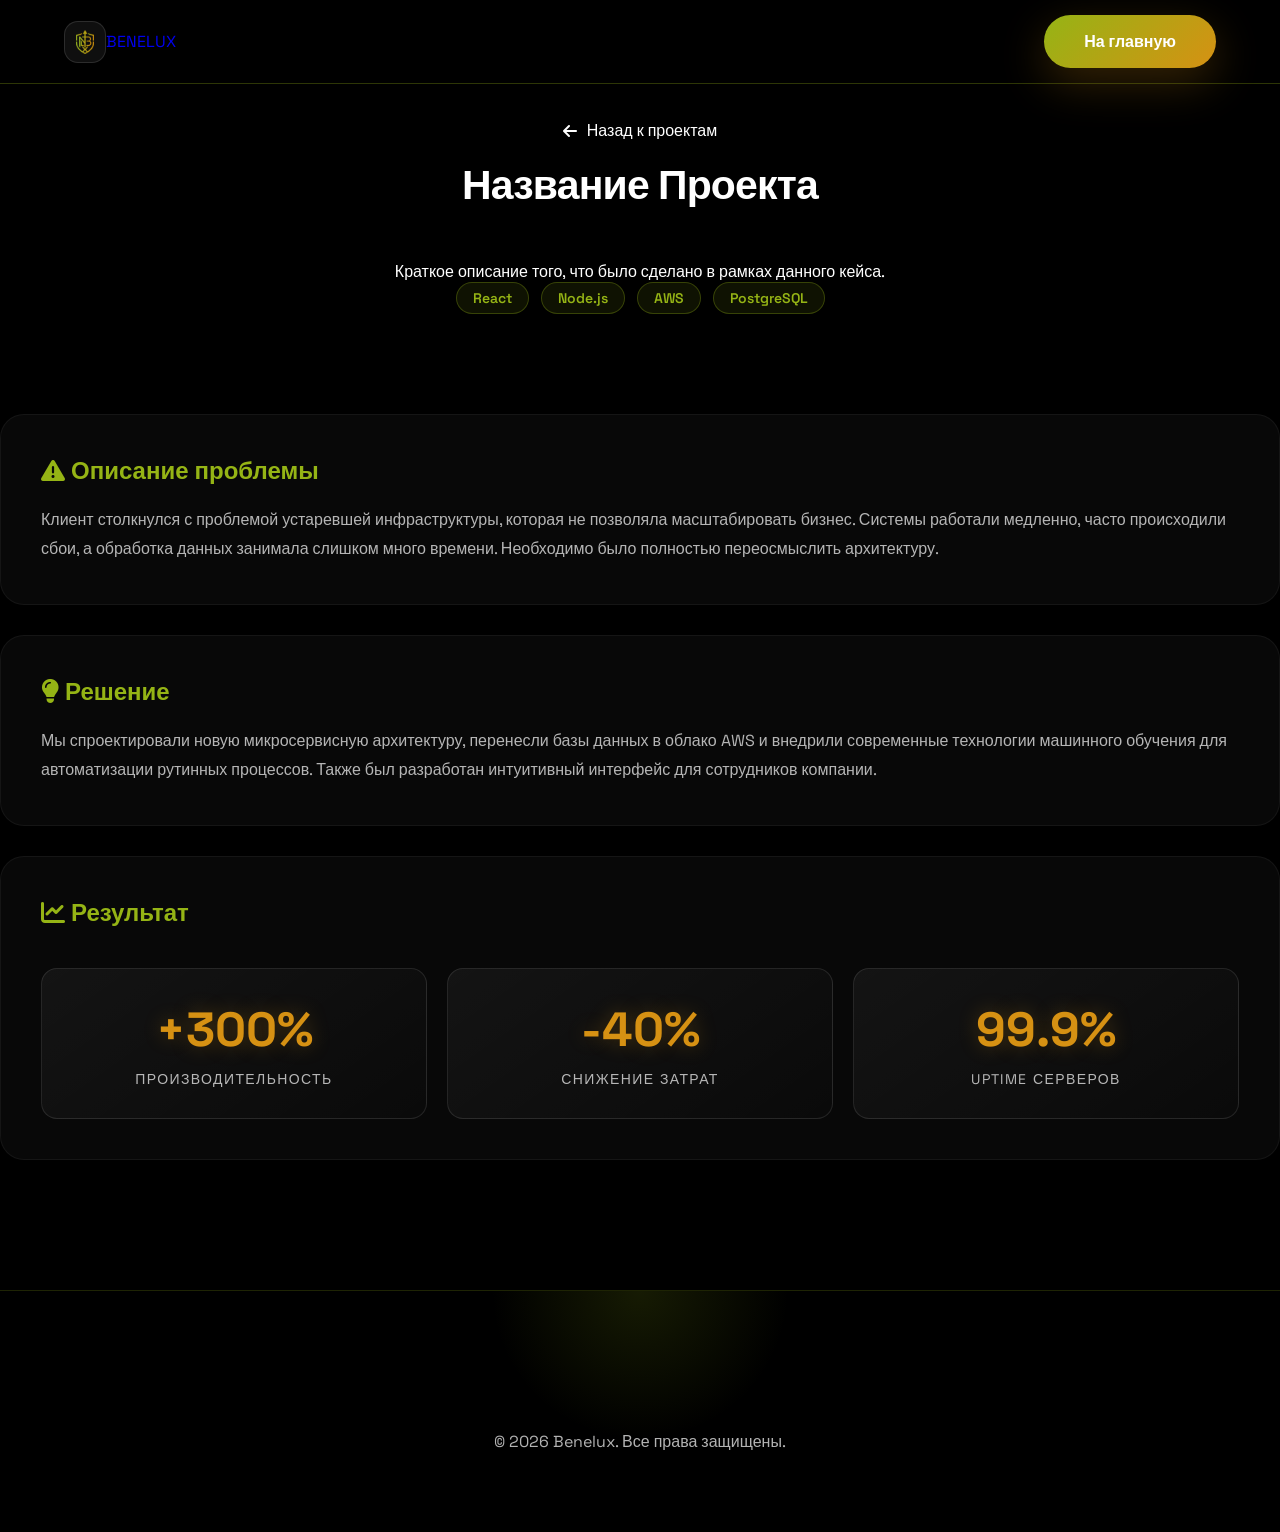
<file: project-template.html>
﻿<!DOCTYPE html>
<html lang="ru">

<head>
    <meta charset="UTF-8">
    <meta name="viewport" content="width=device-width, initial-scale=1.0">
    <title>Benelux - Описание Проекта</title>
    <link rel="stylesheet" href="css/style.css">
    <link rel="icon" href="images/new-logo.png" type="image/x-icon">
    <link rel="stylesheet" href="https://cdnjs.cloudflare.com/ajax/libs/font-awesome/6.5.1/css/all.min.css">
    <style>
        .project-detail-hero {
            padding: 120px 0 60px;
            text-align: center;
        }
        .project-detail-content {
            padding: 0 0 100px;
        }
        .tech-tags {
            display: flex;
            justify-content: center;
            gap: 12px;
            margin-bottom: 40px;
            flex-wrap: wrap;
        }
        .tech-tag {
            background: rgba(149, 180, 21, 0.1);
            border: 1px solid rgba(149, 180, 21, 0.3);
            color: var(--brand-1);
            padding: 6px 16px;
            border-radius: 20px;
            font-size: 14px;
            font-weight: 600;
        }
        .project-section {
            background: rgba(255, 255, 255, 0.03);
            border: 1px solid rgba(255, 255, 255, 0.05);
            border-radius: 24px;
            padding: 40px;
            margin-bottom: 30px;
            backdrop-filter: blur(10px);
        }
        .project-section h3 {
            color: var(--brand-1);
            margin-bottom: 20px;
            font-size: 24px;
        }
        .project-results {
            display: grid;
            grid-template-columns: repeat(auto-fit, minmax(200px, 1fr));
            gap: 20px;
            margin-top: 40px;
        }
        .result-card {
            background: linear-gradient(145deg, rgba(255,255,255,0.05) 0%, rgba(255,255,255,0.01) 100%);
            border: 1px solid rgba(255,255,255,0.1);
            border-radius: 16px;
            padding: 30px;
            text-align: center;
        }
        .result-number {
            font-size: 48px;
            font-weight: 900;
            color: var(--brand-2);
            margin-bottom: 10px;
            text-shadow: 0 0 20px rgba(214, 145, 19, 0.3);
        }
        .result-label {
            color: var(--muted);
            text-transform: uppercase;
            font-size: 14px;
            letter-spacing: 0.1em;
        }
        .back-link {
            display: inline-flex;
            align-items: center;
            gap: 10px;
            color: var(--text);
            text-decoration: none;
            margin-bottom: 20px;
            transition: color 0.3s;
        }
        .back-link:hover {
            color: var(--brand-1);
        }
    </style>
</head>

<body>
    <header id="header" class="scrolled">
        <nav>
            <div class="logo">
                <a href="index.html" style="text-decoration: none; display: flex; align-items: center;">
                    <img src="images/new-logo.png" alt="Benelux Logo" class="nav-logo">
                    <div class="logo-text">BENELUX</div>
                </a>
            </div>
            <a href="index.html" class="btn-primary" style="text-decoration:none">На главную</a>
        </nav>
    </header>

    <main>
        <section class="project-detail-hero">
            <div class="container">
                <a href="index.html" class="back-link"><i class="fas fa-arrow-left"></i> Назад к проектам</a>
                <h1 class="section-title">Название Проекта</h1>
                <p class="section-subtitle">Краткое описание того, что было сделано в рамках данного кейса.</p>
                
                <div class="tech-tags">
                    <span class="tech-tag">React</span>
                    <span class="tech-tag">Node.js</span>
                    <span class="tech-tag">AWS</span>
                    <span class="tech-tag">PostgreSQL</span>
                </div>
            </div>
        </section>

        <section class="project-detail-content">
            <div class="container">
                <div class="project-section reveal-item">
                    <h3><i class="fas fa-exclamation-triangle"></i> Описание проблемы</h3>
                    <p style="color: var(--muted); line-height: 1.8;">
                        Клиент столкнулся с проблемой устаревшей инфраструктуры, которая не позволяла масштабировать бизнес. Системы работали медленно, часто происходили сбои, а обработка данных занимала слишком много времени. Необходимо было полностью переосмыслить архитектуру.
                    </p>
                </div>

                <div class="project-section reveal-item" style="transition-delay: 0.2s">
                    <h3><i class="fas fa-lightbulb"></i> Решение</h3>
                    <p style="color: var(--muted); line-height: 1.8;">
                        Мы спроектировали новую микросервисную архитектуру, перенесли базы данных в облако AWS и внедрили современные технологии машинного обучения для автоматизации рутинных процессов. Также был разработан интуитивный интерфейс для сотрудников компании.
                    </p>
                </div>

                <div class="project-section reveal-item" style="transition-delay: 0.4s">
                    <h3><i class="fas fa-chart-line"></i> Результат</h3>
                    <div class="project-results">
                        <div class="result-card">
                            <div class="result-number">+300%</div>
                            <div class="result-label">Производительность</div>
                        </div>
                        <div class="result-card">
                            <div class="result-number">-40%</div>
                            <div class="result-label">Снижение затрат</div>
                        </div>
                        <div class="result-card">
                            <div class="result-number">99.9%</div>
                            <div class="result-label">Uptime серверов</div>
                        </div>
                    </div>
                </div>
            </div>
        </section>
    </main>

    <footer>
        <div class="container" style="text-align:center; color: var(--muted); padding: 40px 0;">
            © 2026 Benelux. Все права защищены.
        </div>
    </footer>
</body>
</html>
</file>
<file: css/style.css>
@import url('https://fonts.googleapis.com/css2?family=Space+Grotesk:wght@300;400;500;600;700&display=swap');

* {
    margin: 0;
    padding: 0;
    box-sizing: border-box;
}

:root {
    /* brand palette (DO NOT CHANGE) */
    --brand-1: #95B415;
    --brand-2: #D69113;

    /* neutrals */
    --bg: #000000;
    --bg-2: #0a0a0a;
    --card: rgba(255, 255, 255, 0.06);
    --card-2: rgba(255, 255, 255, 0.04);
    --stroke: rgba(255, 255, 255, 0.12);
    --stroke-2: rgba(255, 255, 255, 0.08);
    --text: #ffffff;
    --muted: rgba(255, 255, 255, 0.70);
    --muted-2: rgba(255, 255, 255, 0.55);

    /* premium radii & shadows */
    --r-sm: 14px;
    --r-md: 18px;
    --r-lg: 24px;
    --shadow-sm: 0 10px 30px rgba(0, 0, 0, 0.35);
    --shadow-md: 0 18px 55px rgba(0, 0, 0, 0.45);
    --shadow-glow: 0 20px 70px rgba(214, 145, 19, 0.22);

    /* layout */
    --container: 1200px;
    --pad-x: clamp(16px, 4vw, 56px);
    --pad-y: clamp(54px, 9vw, 110px);

    /* motion */
    --ease-out: cubic-bezier(0.16, 1, 0.3, 1);
    --ease-in-out: cubic-bezier(0.4, 0, 0.2, 1);
}

html {
    scroll-behavior: smooth;
}

body {
    font-family: 'Space Grotesk', -apple-system, BlinkMacSystemFont, 'Segoe UI', sans-serif;
    background: var(--bg);
    color: var(--text);
    overflow-x: hidden;
    text-rendering: optimizeLegibility;
    -webkit-font-smoothing: antialiased;
}



.fx-vignette {
    position: fixed;
    inset: 0;
    z-index: -1;
    pointer-events: none;
    background:
        radial-gradient(1200px 700px at 50% 20%, rgba(0, 0, 0, 0.18), transparent 62%),
        radial-gradient(1000px 900px at 50% 85%, rgba(0, 0, 0, 0.35), transparent 62%),
        radial-gradient(closest-side, rgba(0, 0, 0, 0.55), transparent 72%);
    opacity: 0.9;
}



header {
    position: fixed;
    top: 0;
    width: 100%;
    padding: 20px 5%;
    background: rgba(0, 0, 0, 0.55);
    backdrop-filter: blur(18px);
    z-index: 1000;
    border-bottom: 1px solid color-mix(in srgb, var(--brand-1), transparent 70%);
    transition: all 0.3s;
}

header.scrolled {
    padding: 15px 5%;
    box-shadow: 0 10px 30px rgba(0, 0, 0, 0.5);
}

nav {
    display: flex;
    justify-content: space-between;
    align-items: center;
    max-width: 1400px;
    margin: 0 auto;
    position: relative;
}

.nav-center {
    display: flex;
    align-items: center;
    gap: 20px;
    justify-content: center;
}

.nav-logo-container {
    display: flex;
    align-items: center;
    cursor: pointer;
    transition: transform 0.3s ease;
    flex-shrink: 0;
}

.nav-logo-container:hover {
    transform: scale(1.05);
}

.nav-logo-container img {
    max-width: 40px;
    height: auto;
    filter: drop-shadow(0 0 10px rgba(214, 145, 19, 0.3));
}



.nav-logo {
    width: 42px;
    height: 42px;
    border-radius: 14px;
    object-fit: contain;
    background: rgba(255, 255, 255, 0.06);
    padding: 8px;
    box-shadow: 0 12px 40px rgba(0, 0, 0, 0.28);
    border: 1px solid rgba(255, 255, 255, 0.12);
}

.mobile-search {
    display: none !important;
}

.language-switcher-desktop {
    display: flex;
    gap: 10px;
    align-items: center;
}

.language-switcher-mobile {
    display: none;
}

.lang-btn {
    width: 38px;
    height: 38px;
    display: flex;
    align-items: center;
    justify-content: center;
    background: #000000;
    border: 1px solid rgba(255, 255, 255, 0.15);
    color: var(--text);
    border-radius: 50%;
    cursor: pointer;
    transition: all 0.3s;
    font-size: 13px;
    font-weight: 700;
    padding: 0;
}

.lang-btn:hover {
    border-color: var(--brand-1);
    background: rgba(214, 145, 19, 0.1);
}

.lang-btn.active {
    background: var(--brand-1);
    color: #000;
    border-color: var(--brand-1);
}

.nav-right-container {
    display: flex;
    align-items: center;
    gap: 15px;
}

.search-bar-premium {
    position: relative;
    display: flex;
    align-items: center;
    background: rgba(255, 255, 255, 0.05);
    border: 1px solid rgba(255, 255, 255, 0.1);
    border-radius: 30px;
    padding: 8px 18px;
    transition: all 0.3s ease;
    width: 220px;
}

@media (max-width: 1024px) {
    .search-bar-premium {
        display: none;
    }
}

.search-bar-premium:focus-within {
    background: rgba(255, 255, 255, 0.08);
    border-color: var(--brand-1);
    width: 260px;
}

.search-bar-premium i {
    color: var(--muted-2);
    font-size: 14px;
    margin-right: 12px;
}

.search-bar-premium input {
    background: transparent;
    border: none;
    color: #fff;
    font-size: 14px;
    width: 100%;
    outline: none;
}

.search-bar-premium input::placeholder {
    color: var(--muted-2);
}

.search-dropdown {
    position: absolute;
    top: calc(100% + 12px);
    left: 0;
    width: 320px;
    background: rgba(10, 10, 10, 0.85);
    backdrop-filter: blur(25px) saturate(180%);
    -webkit-backdrop-filter: blur(25px) saturate(180%);
    border: 1px solid rgba(255, 255, 255, 0.12);
    border-radius: var(--r-md);
    box-shadow: var(--shadow-md);
    opacity: 0;
    visibility: hidden;
    transform: translateY(10px) scale(0.98);
    transition: all 0.4s var(--ease-out);
    z-index: 1000;
    max-height: 400px;
    overflow-y: auto;
    padding: 12px;
}

.search-dropdown.active {
    opacity: 1;
    visibility: visible;
    transform: translateY(0) scale(1);
}

.search-dropdown::-webkit-scrollbar {
    width: 4px;
}

.search-dropdown::-webkit-scrollbar-thumb {
    background: rgba(255, 255, 255, 0.1);
    border-radius: 2px;
}

.search-result-item {
    display: flex;
    align-items: center;
    gap: 14px;
    padding: 12px;
    border-radius: var(--r-sm);
    cursor: pointer;
    transition: all 0.3s ease;
    text-decoration: none;
    color: var(--text);
    margin-bottom: 4px;
}

.search-result-item:last-child {
    margin-bottom: 0;
}

.search-result-item:hover, .search-result-item.selected {
    background: rgba(255, 255, 255, 0.08);
    transform: translateX(4px);
}

.search-result-icon {
    width: 36px;
    height: 36px;
    display: flex;
    align-items: center;
    justify-content: center;
    background: rgba(255, 255, 255, 0.05);
    border-radius: 10px;
    color: var(--brand-1);
    font-size: 16px;
    flex-shrink: 0;
}

.search-result-info {
    flex: 1;
    min-width: 0;
}

.search-result-title {
    font-size: 14px;
    font-weight: 600;
    margin-bottom: 2px;
    white-space: nowrap;
    overflow: hidden;
    text-overflow: ellipsis;
    color: var(--text);
}

.search-result-category {
    font-size: 11px;
    color: var(--muted-2);
    text-transform: uppercase;
    letter-spacing: 0.5px;
}

.search-no-results {
    padding: 24px;
    text-align: center;
    color: var(--muted-2);
    font-size: 14px;
}

.search-no-results i {
    display: block;
    font-size: 24px;
    margin-bottom: 12px;
    opacity: 0.5;
}

@media (max-width: 1024px) {
    .search-bar-premium {
        display: flex;
        width: 100%;
        max-width: 320px;
        margin: 20px 0 30px;
        order: -1; /* Place at the top of the menu */
    }
    
    .search-dropdown {
        width: calc(100% - 40px);
        left: 20px;
        top: 100%;
        bottom: auto;
        margin-top: 10px;
    }
}



.nav-links {
    display: flex;
    gap: 8px;
    list-style: none;
    align-items: center;
}

.nav-links a {
    color: rgba(255, 255, 255, 0.75);
    text-decoration: none;
    font-weight: 500;
    font-size: 14.5px;
    transition: all 0.3s cubic-bezier(0.4, 0, 0.2, 1);
    position: relative;
    padding: 8px 16px;
    border-radius: 20px;
    display: flex;
    align-items: center;
    justify-content: center;
    background: transparent;
    border: 1px solid transparent;
}

.nav-links a:hover {
    color: #ffffff;
    background: rgba(255, 255, 255, 0.08);
    transform: translateY(-1px);
    border: 1px solid rgba(255, 255, 255, 0.1);
    box-shadow: 0 4px 15px rgba(0, 0, 0, 0.1);
}

.language-switcher-desktop {
    display: flex;
    gap: 10px;
    align-items: center;
}

.hamburger {
    display: none;
    z-index: 2100;
    width: 32px;
    height: 24px;
    position: relative;
    cursor: pointer;
}

.hamburger span {
    width: 100%;
    height: 2px;
    background: var(--gold-linear);
    transition: all 0.4s cubic-bezier(0.16, 1, 0.3, 1);
    border-radius: 4px;
    position: absolute;
}

.hamburger span:nth-child(1) { top: 0; }
.hamburger span:nth-child(2) { top: 10px; width: 80%; right: 0; }
.hamburger span:nth-child(3) { top: 20px; }

.hamburger.active span:nth-child(1) {
    transform: translateY(10px) rotate(45deg);
}
.hamburger.active span:nth-child(2) {
    opacity: 0;
    transform: translateX(20px);
}
.hamburger.active span:nth-child(3) {
    transform: translateY(-10px) rotate(-45deg);
}

@media (max-width: 1024px) {
    .hamburger {
        display: flex;
    }

    .nav-center {
        position: fixed;
        top: 0;
        left: 0;
        width: 100%;
        height: 100vh;
        background: rgba(0, 0, 0, 0.95);
        backdrop-filter: blur(25px);
        -webkit-backdrop-filter: blur(25px);
        display: flex;
        flex-direction: column;
        align-items: center;
        justify-content: center;
        padding: 40px;
        opacity: 0;
        visibility: hidden;
        pointer-events: none;
        transition: all 0.5s cubic-bezier(0.16, 1, 0.3, 1);
        z-index: 2000;
    }

    .nav-center.active {
        opacity: 1;
        visibility: visible;
        pointer-events: all;
    }

    .nav-links {
        flex-direction: column;
        align-items: center;
        width: 100%;
        gap: 25px;
    }

    .nav-links li {
        opacity: 0;
        transform: translateY(20px);
        transition: all 0.4s cubic-bezier(0.16, 1, 0.3, 1);
    }

    .nav-center.active .nav-links li {
        opacity: 1;
        transform: translateY(0);
    }

    .nav-center.active .nav-links li:nth-child(1) { transition-delay: 0.1s; }
    .nav-center.active .nav-links li:nth-child(2) { transition-delay: 0.15s; }
    .nav-center.active .nav-links li:nth-child(3) { transition-delay: 0.2s; }
    .nav-center.active .nav-links li:nth-child(4) { transition-delay: 0.25s; }
    .nav-center.active .nav-links li:nth-child(5) { transition-delay: 0.3s; }
    .nav-center.active .nav-links li:nth-child(6) { transition-delay: 0.35s; }
    .nav-center.active .nav-links li:nth-child(7) { transition-delay: 0.4s; }
    .nav-center.active .nav-links li:nth-child(8) { transition-delay: 0.45s; }
    .nav-center.active .nav-links li:nth-child(9) { transition-delay: 0.5s; }

    .nav-links a {
        font-size: clamp(22px, 5vw, 28px);
        font-weight: 700;
        letter-spacing: -0.02em;
        text-align: center;
        padding: 10px 0;
    }

    .nav-links li {
        width: 100%;
        text-align: center;
    }

    .nav-right-container {
        display: none;
    }

    .mobile-search {
        display: flex;
        width: 100%;
        max-width: 320px;
        margin-bottom: 30px;
    }

    .language-switcher-mobile {
        display: flex;
        width: 100%;
        justify-content: center;
        padding-top: 20px;
        border-top: 1px solid rgba(255, 255, 255, 0.1);
        margin-top: 30px;
        gap: 10px;
    }
}

.hero {
    min-height: 100vh;
    display: flex;
    align-items: center;
    justify-content: center;
    position: relative;
    padding: 110px var(--pad-x) 70px;
    overflow: hidden;
}

.services,
.projects,
.team,
.about,
.process,
.testimonials,
.faq,
.contact,
footer {
    overflow-x: clip;
}

.hero::before {
    content: '';
    position: absolute;
    width: 720px;
    height: 720px;
    background: radial-gradient(circle, color-mix(in srgb, var(--brand-1), transparent 70%) 0%, transparent 65%);
    top: -260px;
    right: -260px;
    filter: blur(0.2px);
    animation: float 9s var(--ease-in-out) infinite;
}

.hero::after {
    content: '';
    position: absolute;
    width: 620px;
    height: 620px;
    background: radial-gradient(circle, color-mix(in srgb, var(--brand-2), transparent 70%) 0%, transparent 65%);
    bottom: -230px;
    left: -230px;
    animation: float 7s var(--ease-in-out) infinite reverse;
}

@keyframes float {

    0%,
    100% {
        transform: translateY(0) rotate(0deg);
    }

    50% {
        transform: translateY(-30px) rotate(5deg);
    }
}

.hero-content {
    max-width: 1400px;
    width: 100%;
    position: relative;
    z-index: 1;
}

.hero-layout {
    display: grid;
    grid-template-columns: 1.2fr 0.8fr;
    gap: clamp(28px, 4.2vw, 80px);
    align-items: center;
}

.hero-copy {
    max-width: 720px;
}

.hero h1 {
    font-size: clamp(34px, 6vw, 72px);
    font-weight: 900;
    margin-bottom: 20px;
    line-height: 1.1;
    animation: fadeInUp 0.8s ease-out;
    letter-spacing: -0.02em;
}

.gradient-text {
    background: var(--gold-linear);
    -webkit-background-clip: text;
    -webkit-text-fill-color: transparent;
    background-clip: text;
}

.hero p {
    font-size: clamp(15px, 1.8vw, 19px);
    color: var(--muted);
    margin-bottom: 32px;
    animation: fadeInUp 0.8s ease-out 0.2s both;
    line-height: 1.6;
}

.hero-eyebrow {
    display: inline-flex;
    align-items: center;
    gap: 10px;
    font-size: 14px;
    text-transform: uppercase;
    letter-spacing: 0.32em;
    color: rgba(255, 255, 255, 0.72);
    margin-bottom: 22px;
    font-weight: 600;
}

.hero-highlights {
    display: flex;
    flex-wrap: wrap;
    gap: 16px;
    margin-bottom: 36px;
}

.hero-highlights span {
    padding: 12px 18px;
    border-radius: 999px;
    background: rgba(255, 255, 255, 0.05);
    border: 1px solid rgba(255, 255, 255, 0.1);
    color: rgba(255, 255, 255, 0.78);
    font-size: 14px;
    font-weight: 600;
    backdrop-filter: blur(12px);
}

.cta-buttons {
    display: flex;
    gap: 20px;
    justify-content: flex-start;
    animation: fadeInUp 0.8s ease-out 0.4s both;
    flex-wrap: wrap;
}

.btn-primary,
.btn-secondary {
    padding: 16px 40px;
    font-size: 16px;
    font-weight: 600;
    border-radius: 50px;
    cursor: pointer;
    transition: transform 0.35s var(--ease-out), box-shadow 0.35s var(--ease-out), background 0.35s var(--ease-out), border-color 0.35s var(--ease-out), color 0.35s var(--ease-out);
    text-decoration: none;
    display: inline-block;
    position: relative;
    overflow: hidden;
    border: none;
}

.btn-primary {
    background: linear-gradient(135deg, var(--brand-1) 0%, var(--brand-2) 100%);
    color: white;
    box-shadow: 0 14px 45px rgba(214, 145, 19, 0.25);
}

.btn-primary::before {
    content: '';
    position: absolute;
    top: 50%;
    left: 50%;
    width: 0;
    height: 0;
    background: rgba(255, 255, 255, 0.2);
    border-radius: 50%;
    transform: translate(-50%, -50%);
    transition: width 0.6s, height 0.6s;
}

.btn-primary:hover::before {
    width: 300px;
    height: 300px;
}

.btn-primary:hover {
    transform: translateY(-3px);
    box-shadow: 0 18px 60px rgba(214, 145, 19, 0.38);
}

.btn-secondary {
    background: transparent;
    color: white;
    border: 1px solid var(--stroke);
}

.btn-secondary:hover {
    border-color: color-mix(in srgb, var(--brand-1), transparent 35%);
    background: color-mix(in srgb, var(--brand-1), transparent 88%);
}

@keyframes fadeInUp {
    from {
        opacity: 0;
        transform: translateY(30px);
    }

    to {
        opacity: 1;
        transform: translateY(0);
    }
}

.hero-visual {
    position: relative;
    min-height: clamp(320px, 42vw, 520px);
    display: grid;
    place-items: center;
}

.visual-glow {
    position: absolute;
    inset: -20%;
    background:
        radial-gradient(closest-side, color-mix(in srgb, var(--brand-1), transparent 76%) 0%, transparent 62%),
        radial-gradient(closest-side, color-mix(in srgb, var(--brand-2), transparent 78%) 0%, transparent 62%);
    filter: blur(24px);
    opacity: 0.85;
    pointer-events: none;
}

.visual-stack {
    position: relative;
    width: min(440px, 100%);
    height: min(520px, 100%);
    transform-style: preserve-3d;
    perspective: 1200px;
}


/* TASK 4: Bento Grid with Photo Backgrounds */
.services-grid.bento-grid {
    display: grid;
    grid-template-columns: repeat(4, 1fr);
    grid-template-rows: repeat(2, 300px);
    gap: 20px;
}

.bento-item {
    position: relative;
    background-size: cover;
    background-position: center;
    border-radius: 24px;
    overflow: hidden;
    border: 1px solid rgba(255, 255, 255, 0.1);
    transition: all 0.5s cubic-bezier(0.4, 0, 0.2, 1);
    cursor: pointer;
}

.bento-item--feature { grid-column: span 2; grid-row: span 2; }
.bento-item--wide { grid-column: span 2; }
.bento-item--medium { grid-column: span 1; grid-row: span 1; }
.bento-item--small { grid-column: span 1; }

.bento-overlay {
    position: absolute;
    inset: 0;
    background: linear-gradient(to bottom, rgba(0,0,0,0.2), rgba(0,0,0,0.85));
    transition: background 0.3s ease;
}

.service-content-bento {
    position: relative;
    z-index: 2;
    padding: 30px;
    height: 100%;
    display: flex;
    flex-direction: column;
    justify-content: flex-end;
}

.bento-item:hover {
    transform: scale(1.02);
    border-color: var(--brand-1);
    box-shadow: 0 20px 40px rgba(0, 0, 0, 0.4);
}

.bento-item:hover .bento-overlay {
    background: linear-gradient(to bottom, rgba(0,0,0,0.1), rgba(0,0,0,0.7));
}

@media (max-width: 1200px) {
    .services-grid.bento-grid {
        grid-template-columns: repeat(2, 1fr);
        grid-template-rows: auto;
    }
    .bento-item--feature { grid-column: span 2; grid-row: span 1; min-height: 400px; }
}

@media (max-width: 768px) {
    .services-grid.bento-grid {
        grid-template-columns: 1fr;
    }
    .bento-item--feature, .bento-item--wide, .bento-item--medium, .bento-item--small {
        grid-column: span 1;
        min-height: 250px;
    }
}


/* NEW: Dashboard Contents */
.visual-card-header {
    display: flex;
    justify-content: space-between;
    align-items: center;
    margin-bottom: 20px;
    transform: translateZ(20px);
}

.visual-status {
    font-size: 10px;
    text-transform: uppercase;
    letter-spacing: 1px;
    padding: 4px 8px;
    background: rgba(214, 145, 19, 0.15);
    color: var(--brand-1);
    border-radius: 6px;
    border: 1px solid rgba(214, 145, 19, 0.2);
}

.tech-stack-ui {
    display: grid;
    grid-template-columns: repeat(2, 1fr);
    gap: 12px;
    margin-top: auto;
    transform: translateZ(30px);
}

.tech-item {
    font-size: 24px;
    display: flex;
    justify-content: center;
    align-items: center;
    height: 48px;
    background: rgba(255, 255, 255, 0.05);
    border-radius: 12px;
    border: 1px solid rgba(255, 255, 255, 0.1);
    transition: all 0.3s ease;
}

.neon-react { color: #61DAFB; text-shadow: 0 0 10px rgba(97, 218, 251, 0.5); }
.neon-python { color: #3776AB; text-shadow: 0 0 10px rgba(55, 118, 171, 0.5); }
.neon-aws { color: #FF9900; text-shadow: 0 0 10px rgba(255, 153, 0, 0.5); }
.neon-docker { color: #2496ED; text-shadow: 0 0 10px rgba(36, 150, 237, 0.5); }

.growth-chart-container {
    flex: 1;
    display: flex;
    align-items: center;
    gap: 15px;
    transform: translateZ(25px);
}

.mini-chart {
    height: 40px;
    overflow: visible;
}

.growth-value {
    font-size: 28px;
    font-weight: 800;
    color: var(--brand-1);
}

.stat-content {
    display: flex;
    flex-direction: column;
    align-items: flex-start;
    transform: translateZ(40px);
}

.stat-main-large {
    font-size: 48px;
    font-weight: 900;
    background: linear-gradient(135deg, var(--brand-1), var(--brand-2));
    -webkit-background-clip: text;
    -webkit-text-fill-color: transparent;
    filter: drop-shadow(0 0 15px rgba(214, 145, 19, 0.4));
}

.stat-label-large {
    font-size: 14px;
    text-transform: uppercase;
    letter-spacing: 2px;
    color: var(--muted);
    margin-top: -5px;
}

.progress-container-premium {
    width: 100%;
    height: 6px;
    background: rgba(255,255,255,0.05);
    border-radius: 3px;
    margin-top: 15px;
    overflow: hidden;
}

.progress-fill-premium {
    width: 85%;
    height: 100%;
    background: linear-gradient(90deg, var(--brand-1), var(--brand-2));
    box-shadow: 0 0 10px var(--brand-1);
}

.card-footer-text {
    font-size: 11px;
    color: var(--muted-2);
    margin-top: 15px;
    text-transform: uppercase;
    letter-spacing: 1px;
}

.visual-badge {
    position: absolute;
    top: 22px;
    left: 22px;
    width: 54px;
    height: 54px;
    border-radius: 16px;
    background: rgba(0, 0, 0, 0.35);
    border: 1px solid rgba(255, 255, 255, 0.14);
    display: grid;
    place-items: center;
    box-shadow: var(--shadow-sm);
}

.visual-logo {
    width: 34px;
    height: 34px;
    display: block;
    filter: drop-shadow(0 10px 25px rgba(0, 0, 0, 0.45));
}

.visual-lines {
    position: absolute;
    left: 22px;
    right: 22px;
    bottom: 22px;
    display: grid;
    gap: 10px;
    opacity: 0.9;
}

.visual-lines span {
    height: 10px;
    border-radius: 999px;
    background: rgba(255, 255, 255, 0.10);
    border: 1px solid rgba(255, 255, 255, 0.08);
}

.visual-lines span:nth-child(2) {
    width: 78%;
}

.visual-lines span:nth-child(3) {
    width: 62%;
}

.services {
    padding: var(--pad-y) var(--pad-x);
    background: var(--bg-2);
}

.section-title {
    text-align: center;
    font-size: clamp(28px, 3.2vw, 46px);
    font-weight: 800;
    margin-bottom: clamp(34px, 4vw, 64px);
    letter-spacing: -0.02em;
}

.services-grid {
    display: grid;
    grid-template-columns: repeat(12, minmax(0, 1fr));
    grid-auto-rows: minmax(220px, auto);
    gap: 24px;
    max-width: 1400px;
    margin: 0 auto;
}

.service-card {
    background: rgba(255, 255, 255, 0.05);
    padding: 36px;
    border-radius: 28px;
    border: 1px solid rgba(255, 255, 255, 0.12);
    backdrop-filter: blur(20px);
    transition: transform 0.45s var(--ease-out), border-color 0.45s var(--ease-out), box-shadow 0.45s var(--ease-out);
    cursor: pointer;
    position: relative;
    overflow: hidden;
    display: flex;
    flex-direction: column;
    justify-content: space-between;
}

.service-card::before {
    content: '';
    position: absolute;
    inset: 0;
    background: radial-gradient(circle at 14% 18%, rgba(214, 145, 19, 0.12), transparent 40%),
        radial-gradient(circle at 92% 86%, rgba(214, 145, 19, 0.10), transparent 45%);
    opacity: 0;
    transition: opacity 0.45s;
    pointer-events: none;
}

.service-card:hover::before {
    opacity: 1;
}

.service-card:hover {
    transform: translateY(-14px);
    border-color: rgba(214, 145, 19, 0.28);
    box-shadow: 0 30px 80px rgba(0, 0, 0, 0.48), 0 0 90px rgba(214, 145, 19, 0.18);
}

.service-top {
    display: flex;
    align-items: center;
    justify-content: space-between;
    gap: 16px;
    margin-bottom: 30px;
    position: relative;
    z-index: 1;
}

.service-badge {
    padding: 10px 16px;
    border-radius: 18px;
    background: rgba(255, 255, 255, 0.06);
    border: 1px solid rgba(255, 255, 255, 0.12);
    color: rgba(255, 255, 255, 0.9);
    font-size: 13px;
    font-weight: 700;
    text-transform: uppercase;
    letter-spacing: 0.18em;
}

.service-icon {
    font-size: 46px;
    width: 72px;
    height: 72px;
    display: grid;
    place-items: center;
    border-radius: 24px;
    background: rgba(255, 255, 255, 0.08);
    border: 1px solid rgba(255, 255, 255, 0.12);
    transition: transform 0.3s ease;
}

.service-card:hover .service-icon {
    transform: translateY(-3px) scale(1.08);
}

.service-card h3 {
    font-size: clamp(24px, 2.3vw, 32px);
    margin-bottom: 18px;
    z-index: 1;
}

.service-card p,
.service-desc {
    color: var(--muted);
    line-height: 1.6;
    font-size: 14px;
    margin-top: 8px;
    z-index: 1;
}

.service-btn {
    margin-top: 24px;
    padding: 14px 28px;
    background: transparent;
    border: 1px solid rgba(214, 145, 19, 0.45);
    color: var(--brand-1);
    border-radius: 999px;
    cursor: pointer;
    transition: transform 0.35s var(--ease-out), background 0.35s var(--ease-out), border-color 0.35s var(--ease-out);
    font-size: 15px;
    font-weight: 700;
    z-index: 1;
}

.service-btn:hover {
    background: rgba(214, 145, 19, 0.14);
    border-color: rgba(214, 145, 19, 0.6);
    transform: translateX(4px);
}

.service-card--feature {
    grid-column: span 7;
    grid-row: span 3;
}

.service-card--wide {
    grid-column: span 7;
    grid-row: span 2;
}

.service-card--medium {
    grid-column: span 5;
    grid-row: span 2;
}

.service-card--small {
    grid-column: span 5;
    grid-row: span 2;
}

@media (max-width: 1100px) {
    .services-grid {
        grid-template-columns: repeat(6, minmax(0, 1fr));
    }

    .service-card--feature,
    .service-card--wide,
    .service-card--medium,
    .service-card--small {
        grid-column: span 6;
        grid-row: auto;
    }
}

.projects {
    padding: var(--pad-y) var(--pad-x);
    background: var(--bg);
}

.filter-buttons {
    display: flex;
    gap: 15px;
    justify-content: center;
    flex-wrap: wrap;
    margin-bottom: 50px;
}

.filter-btn {
    padding: 12px 30px;
    background: rgba(255, 255, 255, 0.06);
    border: 1px solid rgba(255, 255, 255, 0.14);
    color: var(--text);
    border-radius: 50px;
    cursor: pointer;
    backdrop-filter: blur(14px);
    transition: transform 0.35s var(--ease-out), border-color 0.35s var(--ease-out), background 0.35s var(--ease-out);
    font-size: 14px;
    font-weight: 600;
}

.filter-btn:hover {
    border-color: color-mix(in srgb, var(--brand-1), transparent 35%);
    transform: translateY(-2px);
}

.filter-btn.active {
    background: linear-gradient(135deg, var(--brand-1) 0%, var(--brand-2) 100%);
    border-color: transparent;
}

.projects-grid {
    display: grid;
    grid-template-columns: repeat(auto-fill, minmax(350px, 1fr));
    gap: 30px;
    max-width: 1400px;
    margin: 0 auto;
}

.project-card {
    background: linear-gradient(180deg, rgba(255, 255, 255, 0.08), rgba(255, 255, 255, 0.04));
    border-radius: var(--r-lg);
    border: 1px solid rgba(255, 255, 255, 0.14);
    overflow: hidden;
    backdrop-filter: blur(16px);
    transition: transform 0.45s var(--ease-out), border-color 0.45s var(--ease-out), box-shadow 0.45s var(--ease-out);
    cursor: pointer;
}

.project-card:hover {
    transform: translateY(-12px);
    border-color: color-mix(in srgb, var(--brand-1), transparent 35%);
    box-shadow: var(--shadow-md), var(--shadow-glow);
}

.project-image {
    width: 100%;
    height: 280px;
    background: radial-gradient(circle at 20% 20%, rgba(255, 255, 255, 0.10), transparent 55%),
        linear-gradient(135deg, rgba(255, 255, 255, 0.06) 0%, rgba(255, 255, 255, 0.03) 100%);
    display: flex;
    align-items: center;
    justify-content: center;
    font-size: 64px;
    position: relative;
    overflow: hidden;
}

.project-image img {
    display: block;
    /* Убедитесь, что изображение ведет себя как блок */
    width: 100%;
    /* Занимает всю ширину родительского контейнера */
    height: 100%;
    /* Занимает всю высоту родительского контейнера */

    /* Ключевое свойство для "Fit" (Вписать): 
       Масштабирует изображение, чтобы оно полностью поместилось в контейнере, 
       сохраняя пропорции (могут остаться пустые места). */
    object-fit: contain;
    transform: scale(0.98);
    transition: transform 0.6s var(--ease-out), filter 0.6s var(--ease-out);
}

.project-image::before {
    content: '';
    position: absolute;
    top: 0;
    left: 0;
    width: 100%;
    height: 100%;
    background: linear-gradient(135deg, color-mix(in srgb, var(--brand-1), transparent 80%) 0%, color-mix(in srgb, var(--brand-2), transparent 82%) 100%);
    opacity: 0;
    transition: opacity 0.4s;
    object-fit: contain;
}

.project-card:hover .project-image::before {
    opacity: 1;
}

.project-card:hover .project-image img {
    transform: scale(1.03);
    filter: saturate(1.05) contrast(1.03);
}

.project-info {
    padding: 30px;
}

.project-category {
    display: inline-block;
    padding: 6px 15px;
    background: color-mix(in srgb, var(--brand-1), transparent 84%);
    color: var(--brand-1);
    border-radius: 20px;
    font-size: 12px;
    font-weight: 600;
    margin-bottom: 15px;
}

.project-info h3 {
    font-size: 22px;
    margin-bottom: 10px;
}

.project-info p {
    color: var(--muted);
    line-height: 1.6;
    margin-bottom: 20px;
}

.project-tech {
    display: flex;
    flex-wrap: wrap;
    gap: 10px;
}

.tech-tag {
    padding: 5px 12px;
    background: rgba(255, 255, 255, 0.06);
    border: 1px solid rgba(255, 255, 255, 0.08);
    border-radius: 15px;
    font-size: 11px;
    color: var(--muted-2);
}

:root {
    --gold-linear: linear-gradient(135deg, #bf953f, #fcf6ba, #b38728, #fbf5b7, #aa771c);
    --gold-text: #fbd17e;
}

.hero-watermark {
    position: absolute;
    top: 50%;
    left: 50%;
    transform: translate(-50%, -50%);
    width: 80vh;
    height: 80vh;
    opacity: 0.09;
    pointer-events: none;
    z-index: 0;
    user-select: none;
    filter: grayscale(1) brightness(0.8);
    display: flex;
    align-items: center;
    justify-content: center;
}

.hero-watermark img {
    width: 100%;
    height: 100%;
    object-fit: contain;
    filter: drop-shadow(0 0 50px rgba(255, 255, 255, 0.1));
}

.team {
    padding: 120px var(--pad-x);
    background: #050505;
    position: relative;
    overflow: hidden;
}

/* Ambient Ambient Glows */
.team::before, .team::after {
    content: '';
    position: absolute;
    width: 600px;
    height: 600px;
    border-radius: 50%;
    filter: blur(120px);
    z-index: 1;
    pointer-events: none;
    opacity: 0.15;
}

.team::before {
    top: -100px;
    left: -100px;
    background: var(--brand-2);
}

.team::after {
    bottom: -100px;
    right: -100px;
    background: var(--brand-1);
}

.team-header-title {
    text-align: center;
    font-size: clamp(40px, 6vw, 72px);
    font-weight: 900;
    margin-bottom: 80px;
    color: white;
    letter-spacing: -2px;
    position: relative;
    z-index: 2;
}

.team-header-title .gold {
    background: var(--gold-linear);
    -webkit-background-clip: text;
    -webkit-text-fill-color: transparent;
    display: inline-block;
}

.team-grid {
    display: grid;
    grid-template-columns: repeat(auto-fit, minmax(340px, 1fr));
    gap: 30px;
    max-width: 1600px;
    margin: 0 auto;
    position: relative;
    z-index: 2;
}

.team-member {
    background: rgba(18, 18, 18, 0.7);
    border: 1px solid rgba(255, 255, 255, 0.03);
    border-radius: 32px;
    padding: 60px 40px 40px;
    text-align: center;
    position: relative;
    overflow: hidden;
    transition: all 0.5s cubic-bezier(0.23, 1, 0.32, 1);
    display: flex;
    flex-direction: column;
    align-items: center;
    min-height: 650px;
    backdrop-filter: blur(15px);
}

/* Metallic Border on Hover */
.team-member::before {
    content: '';
    position: absolute;
    inset: 0;
    border-radius: 32px;
    padding: 1px;
    background: linear-gradient(135deg, transparent, rgba(214, 145, 19, 0.3), transparent);
    -webkit-mask: linear-gradient(#fff 0 0) content-box, linear-gradient(#fff 0 0);
    mask: linear-gradient(#fff 0 0) content-box, linear-gradient(#fff 0 0);
    -webkit-mask-composite: xor;
    mask-composite: exclude;
    opacity: 0;
    transition: opacity 0.5s;
}

.team-member:hover::before,
.team-member.active-team-card::before {
    opacity: 1;
}

.team-member:hover,
.team-member.active-team-card {
    transform: translateY(-15px) scale(1.02);
    background: rgba(25, 25, 25, 0.8);
    box-shadow: 0 30px 60px rgba(0,0,0,0.5);
}

.team-member.active-team-card {
    border-color: rgba(214, 145, 19, 0.2);
    box-shadow: 0 0 50px rgba(214, 145, 19, 0.1);
}

/* Background Patterns - Pro Version */
.team-bg-pattern {
    position: absolute;
    top: 0;
    left: 0;
    width: 100%;
    height: 250px;
    opacity: 0.15;
    pointer-events: none;
    transition: opacity 0.5s, transform 0.8s;
    mask-image: linear-gradient(to bottom, black 40%, transparent 100%);
    -webkit-mask-image: linear-gradient(to bottom, black 40%, transparent 100%);
}

.team-member:hover .team-bg-pattern {
    opacity: 0.4;
    transform: scale(1.1);
}

.bg-ceo { background-image: url("data:image/svg+xml,%3Csvg width='400' height='250' viewBox='0 0 400 250' fill='none' xmlns='http://www.w3.org/2000/svg'%3E%3Cpath d='M40 210L120 130L200 160L320 40' stroke='%23d69113' stroke-width='3' stroke-linecap='round'/%3E%3Cpath d='M300 40H320V60' stroke='%23d69113' stroke-width='3'/%3E%3Cpath d='M0 10H400M0 40H400M0 70H400M0 100H400M0 130H400M0 160H400M0 190H400' stroke='white' stroke-opacity='0.05'/%3E%3C/svg%3E"); }
.bg-mgmt { background-image: url("data:image/svg+xml,%3Csvg width='400' height='250' viewBox='0 0 400 250' fill='none' xmlns='http://www.w3.org/2000/svg'%3E%3Ccircle cx='200' cy='100' r='40' stroke='%23d69113' stroke-width='1'/%3E%3Ccircle cx='100' cy='60' r='20' stroke='white' stroke-opacity='0.2'/%3E%3Ccircle cx='300' cy='60' r='20' stroke='white' stroke-opacity='0.2'/%3E%3Ccircle cx='100' cy='160' r='20' stroke='white' stroke-opacity='0.2'/%3E%3Ccircle cx='300' cy='160' r='20' stroke='white' stroke-opacity='0.2'/%3E%3Cpath d='M200 60L100 60M200 60L300 60M200 140L100 160M200 140L300 160' stroke='white' stroke-opacity='0.1'/%3E%3C/svg%3E"); }
.bg-pm { background-image: url("data:image/svg+xml,%3Csvg width='400' height='250' viewBox='0 0 400 250' fill='none' xmlns='http://www.w3.org/2000/svg'%3E%3Crect x='40' y='50' width='140' height='12' rx='6' fill='%23d69113' fill-opacity='0.3'/%3E%3Crect x='190' y='80' width='100' height='12' rx='6' fill='%23d69113' fill-opacity='0.2'/%3E%3Crect x='80' y='110' width='180' height='12' rx='6' fill='%23d69113' fill-opacity='0.1'/%3E%3Cpath d='M40 30V150H360' stroke='white' stroke-opacity='0.05'/%3E%3C/svg%3E"); }
.bg-sec { background-image: url("data:image/svg+xml,%3Csvg width='400' height='250' viewBox='0 0 400 250' fill='none' xmlns='http://www.w3.org/2000/svg'%3E%3Cpath d='M200 30C120 30 50 60 50 100C50 140 120 170 200 170C280 170 350 140 350 100C350 60 280 30 200 30Z' stroke='%23d69113' stroke-width='1' stroke-opacity='0.3'/%3E%3Ccircle cx='200' cy='100' r='50' stroke='%23d69113' stroke-opacity='0.2'/%3E%3Ccircle cx='150' cy='80' r='2' fill='%23d69113'/%3E%3Ccircle cx='250' cy='120' r='2' fill='%23d69113'/%3E%3C/svg%3E"); }
.bg-ai { background-image: url("data:image/svg+xml,%3Csvg width='400' height='250' viewBox='0 0 400 250' fill='none' xmlns='http://www.w3.org/2000/svg'%3E%3Ccircle cx='200' cy='100' r='60' stroke='white' stroke-opacity='0.05'/%3E%3Cpath d='M160 100L200 60L240 100L200 140L160 100Z' stroke='%23d69113' stroke-opacity='0.4'/%3E%3Ccircle cx='200' cy='100' r='5' fill='%23d69113'/%3E%3Cpath d='M200 40V160M140 100H260' stroke='white' stroke-opacity='0.1'/%3E%3C/svg%3E"); }
.bg-media { background-image: url("data:image/svg+xml,%3Csvg width='400' height='250' viewBox='0 0 400 250' fill='none' xmlns='http://www.w3.org/2000/svg'%3E%3Crect x='80' y='50' width='240' height='120' rx='10' stroke='white' stroke-opacity='0.1'/%3E%3Ccircle cx='200' cy='110' r='30' stroke='%23d69113' stroke-opacity='0.3'/%3E%3Cpath d='M190 100L220 110L190 120V100Z' fill='%23d69113'/%3E%3C/svg%3E"); }
.bg-design { background-image: url("data:image/svg+xml,%3Csvg width='400' height='250' viewBox='0 0 400 250' fill='none' xmlns='http://www.w3.org/2000/svg'%3E%3Cpath d='M50 150C50 150 100 50 200 50C300 50 350 150 350 150' stroke='%23d69113' stroke-width='2' stroke-opacity='0.3'/%3E%3Crect x='190' y='40' width='20' height='20' stroke='%23d69113'/%3E%3Cpath d='M50 150L350 150' stroke='white' stroke-opacity='0.1'/%3E%3C/svg%3E"); }
.bg-qa { background-image: url("data:image/svg+xml,%3Csvg width='400' height='250' viewBox='0 0 400 250' fill='none' xmlns='http://www.w3.org/2000/svg'%3E%3Cpath d='M100 50H300V150H100V50Z' stroke='white' stroke-opacity='0.1'/%3E%3Cpath d='M150 100L200 150L300 50' stroke='%23d69113' stroke-width='3' stroke-opacity='0.5'/%3E%3C/svg%3E"); }
.bg-smm { background-image: url("data:image/svg+xml,%3Csvg width='400' height='250' viewBox='0 0 400 250' fill='none' xmlns='http://www.w3.org/2000/svg'%3E%3Ccircle cx='100' cy='100' r='40' fill='%23d69113' fill-opacity='0.1'/%3E%3Ccircle cx='200' cy='100' r='50' fill='%23d69113' fill-opacity='0.15'/%3E%3Ccircle cx='300' cy='100' r='40' fill='%23d69113' fill-opacity='0.1'/%3E%3C/svg%3E"); }
.bg-trans { background-image: url("data:image/svg+xml,%3Csvg width='400' height='250' viewBox='0 0 400 250' fill='none' xmlns='http://www.w3.org/2000/svg'%3E%3Cpath d='M100 50H300M200 50V150M150 150H250' stroke='white' stroke-opacity='0.1'/%3E%3Cpath d='M120 120C120 120 160 80 200 80C240 80 280 120 280 120' stroke='%23d69113' stroke-opacity='0.3'/%3E%3C/svg%3E"); }

.team-avatar {
    width: 170px;
    height: 170px;
    border-radius: 50%;
    margin-bottom: 35px;
    position: relative;
    z-index: 2;
}

.team-avatar::before {
    content: '';
    position: absolute;
    inset: -10px;
    background: var(--gold-linear);
    border-radius: 50%;
    opacity: 0.3;
    filter: blur(15px);
    transition: opacity 0.5s;
}

.team-member:hover .team-avatar::before {
    opacity: 0.6;
}

.team-avatar img {
    width: 100%;
    height: 100%;
    border-radius: 50%;
    object-fit: cover;
    border: 2px solid rgba(255, 255, 255, 0.1);
    position: relative;
    z-index: 2;
}

.team-status {
    background: rgba(255, 255, 255, 0.05);
    padding: 8px 20px;
    border-radius: 40px;
    font-size: 11px;
    text-transform: uppercase;
    letter-spacing: 2px;
    color: #aaa;
    margin-bottom: 25px;
    display: flex;
    align-items: center;
    gap: 10px;
    border: 1px solid rgba(255, 255, 255, 0.05);
}

.status-dot {
    width: 8px;
    height: 8px;
    border-radius: 50%;
    animation: status-pulse 2s infinite;
}

@keyframes status-pulse {
    0% { transform: scale(1); opacity: 1; }
    50% { transform: scale(1.5); opacity: 0.5; }
    100% { transform: scale(1); opacity: 1; }
}

.team-name {
    font-size: 28px;
    font-weight: 800;
    margin-bottom: 10px;
    color: white;
    letter-spacing: -1px;
}

.team-role {
    font-size: 16px;
    font-weight: 600;
    color: var(--gold-text);
    margin-bottom: 30px;
    text-transform: uppercase;
    letter-spacing: 1px;
}

.team-chips {
    display: flex;
    flex-wrap: wrap;
    gap: 8px;
    justify-content: center;
    margin-bottom: 30px;
}

.team-chip {
    padding: 6px 16px;
    background: rgba(214, 145, 19, 0.05);
    border: 1px solid rgba(214, 145, 19, 0.2);
    border-radius: 100px;
    font-size: 12px;
    color: var(--gold-text);
    transition: all 0.3s;
}

.team-member:hover .team-chip {
    background: rgba(214, 145, 19, 0.15);
    border-color: rgba(214, 145, 19, 0.5);
    transform: translateY(-2px);
}

.team-bio {
    color: #888;
    font-size: 15px;
    line-height: 1.8;
    margin-bottom: auto;
    padding: 0 10px;
}

.team-fact {
    margin-top: 40px;
    padding: 15px 25px;
    background: rgba(0, 0, 0, 0.3);
    border-radius: 16px;
    font-size: 13px;
    color: #666;
    display: flex;
    align-items: center;
    gap: 12px;
    border: 1px solid rgba(255, 255, 255, 0.02);
    transition: all 0.3s;
    width: 100%;
}

.team-member:hover .team-fact {
    border-color: rgba(214, 145, 19, 0.2);
    color: #999;
}

.team-fact i {
    color: var(--brand-2);
    font-size: 16px;
}

.team-social {
    margin-top: 30px;
    display: flex;
    gap: 25px;
}

.team-social a {
    color: #444;
    font-size: 20px;
    transition: all 0.3s;
}

.team-member:hover .team-social a {
    color: #888;
}

.team-social a:hover {
    color: var(--gold-text);
    transform: scale(1.2);
}

@media (max-width: 768px) {
    .team { padding: 60px 16px; }
    .team-grid { grid-template-columns: 1fr; gap: 20px; }
    .team-member { min-height: auto; padding: 30px 20px; }
    
    .active-team-card {
        transform: none !important;
        border-color: var(--brand-2) !important;
        box-shadow: 0 0 30px rgba(214, 145, 19, 0.15) !important;
    }

    .team-bg-pattern {
        opacity: 0.08 !important;
    }
}


@media (max-width: 768px) {
    .team-grid {
        grid-template-columns: 1fr;
    }
}


.testimonials {
    padding: var(--pad-y) var(--pad-x);
    background: var(--bg);
    position: relative;
}

.testimonials-container {
    max-width: 1200px;
    margin: 0 auto;
    position: relative;
    overflow: hidden;
}

.testimonials-wrapper {
    overflow: hidden;
    position: relative;
}

.testimonials-track {
    display: flex;
    transition: transform 0.5s ease-in-out;
}

.testimonial-card {
    min-width: 100%;
    padding: 60px;
    background: linear-gradient(180deg, rgba(255, 255, 255, 0.08), rgba(255, 255, 255, 0.04));
    border-radius: 28px;
    border: 1px solid rgba(255, 255, 255, 0.14);
    backdrop-filter: blur(16px);
    text-align: center;
    position: relative;
}

.testimonial-quote {
    font-size: 24px;
    line-height: 1.8;
    color: #e0e0e0;
    margin-bottom: 40px;
    font-style: italic;
    position: relative;
}

.testimonial-quote::before {
    content: '"';
    font-size: 80px;
    position: absolute;
    top: -30px;
    left: -10px;
    color: var(--brand-1);
    opacity: 0.3;
}

.testimonial-author {
    display: flex;
    align-items: center;
    justify-content: center;
    gap: 20px;
    margin-top: 30px;
}

.author-avatar {
    width: 70px;
    height: 70px;
    border-radius: 50%;
    background: linear-gradient(135deg, var(--brand-1) 0%, var(--brand-2) 100%);
    display: flex;
    align-items: center;
    justify-content: center;
    font-size: 32px;
    font-weight: bold;
}

.author-info {
    text-align: left;
}

.author-name {
    font-size: 20px;
    font-weight: 700;
    margin-bottom: 5px;
}

.author-position {
    font-size: 14px;
    color: var(--brand-1);
}

.author-company {
    font-size: 14px;
    color: var(--muted-2);
}

.testimonial-rating {
    display: flex;
    gap: 5px;
    justify-content: center;
    margin-top: 20px;
    font-size: 24px;
}

.slider-nav {
    display: flex;
    justify-content: center;
    gap: 15px;
    margin-top: 40px;
}

.slider-dot {
    width: 12px;
    height: 12px;
    border-radius: 50%;
    background: rgba(255, 255, 255, 0.2);
    cursor: pointer;
    transition: all 0.3s;
    border: none;
}

.slider-dot.active {
    background: linear-gradient(135deg, var(--brand-1) 0%, var(--brand-2) 100%);
    width: 40px;
    border-radius: 10px;
}

.slider-arrow {
    position: absolute;
    top: 50%;
    transform: translateY(-50%);
    width: 50px;
    height: 50px;
    background: rgba(255, 255, 255, 0.06);
    border: 1px solid color-mix(in srgb, var(--brand-1), transparent 70%);
    border-radius: 50%;
    display: flex;
    align-items: center;
    justify-content: center;
    cursor: pointer;
    font-size: 24px;
    color: var(--brand-1);
    backdrop-filter: blur(14px);
    transition: transform 0.35s var(--ease-out), background 0.35s var(--ease-out), color 0.35s var(--ease-out), border-color 0.35s var(--ease-out);
    z-index: 10;
}

.slider-arrow:hover {
    background: linear-gradient(135deg, var(--brand-1) 0%, var(--brand-2) 100%);
    color: white;
    transform: translateY(-50%) scale(1.1);
}

.slider-arrow.prev {
    left: 12px;
}

.slider-arrow.next {
    right: 12px;
}

.about {
    padding: var(--pad-y) var(--pad-x);
    background: var(--bg);
}

.about-content {
    max-width: 1400px;
    margin: 0 auto;
    display: grid;
    grid-template-columns: 1.1fr 0.9fr;
    gap: clamp(24px, 4vw, 64px);
    align-items: center;
    padding: clamp(26px, 3vw, 44px);
    border-radius: 30px;
    background: linear-gradient(180deg, rgba(255, 255, 255, 0.08), rgba(255, 255, 255, 0.03));
    border: 1px solid rgba(255, 255, 255, 0.14);
    backdrop-filter: blur(18px);
    box-shadow: var(--shadow-md);
    position: relative;
    overflow: hidden;
}

.about-content::before {
    content: '';
    position: absolute;
    inset: -2px;
    background: radial-gradient(circle at 20% 20%, color-mix(in srgb, var(--brand-1), transparent 86%), transparent 55%),
        radial-gradient(circle at 80% 70%, color-mix(in srgb, var(--brand-2), transparent 88%), transparent 60%);
    opacity: 0.55;
    pointer-events: none;
}

.about-text h2 {
    font-size: clamp(28px, 3.3vw, 46px);
    margin-bottom: 30px;
    letter-spacing: -0.02em;
}

.about-text p {
    font-size: 16px;
    color: var(--muted);
    line-height: 1.8;
    margin-bottom: 20px;
    position: relative;
    z-index: 1;
}

.stats {
    display: grid;
    grid-template-columns: repeat(2, 1fr);
    gap: 30px;
    margin-top: 40px;
    position: relative;
    z-index: 1;
}

.stat-item {
    text-align: center;
    padding: 20px;
    background: rgba(0, 0, 0, 0.20);
    border-radius: 18px;
    border: 1px solid rgba(255, 255, 255, 0.14);
    cursor: pointer;
    backdrop-filter: blur(14px);
    transition: transform 0.35s var(--ease-out), border-color 0.35s var(--ease-out), box-shadow 0.35s var(--ease-out);
}

.stat-item:hover {
    transform: scale(1.05);
    border-color: color-mix(in srgb, var(--brand-1), transparent 35%);
    box-shadow: 0 12px 35px rgba(0, 0, 0, 0.45), 0 18px 60px rgba(214, 145, 19, 0.18);
}

.stat-number {
    font-size: 48px;
    font-weight: 800;
    background: linear-gradient(135deg, var(--brand-1) 0%, var(--brand-2) 100%);
    -webkit-background-clip: text;
    -webkit-text-fill-color: transparent;
    background-clip: text;
}

.stat-label {
    color: var(--muted-2);
    margin-top: 10px;
}

.contact {
    padding: var(--pad-y) var(--pad-x);
    max-width: 980px;
    margin: 0 auto;
    text-align: center;
    position: relative;
}

.contact::before {
    content: '';
    position: absolute;
    inset: 0;
    background: radial-gradient(circle at 15% 10%, color-mix(in srgb, var(--brand-1), transparent 88%), transparent 55%),
        radial-gradient(circle at 85% 85%, color-mix(in srgb, var(--brand-2), transparent 90%), transparent 60%);
    opacity: 0.55;
    pointer-events: none;
}

.contact > * {
    position: relative;
    z-index: 1;
}

.contact-subtitle {
    color: var(--muted);
    margin-bottom: 20px;
    line-height: 1.7;
    font-size: 16px;
}

.contact-form {
    display: flex;
    flex-direction: column;
    gap: 20px;
    margin-top: 40px;
    text-align: left;
    padding: clamp(22px, 3vw, 42px);
    border-radius: 30px;
    background: linear-gradient(180deg, rgba(255, 255, 255, 0.08), rgba(255, 255, 255, 0.03));
    border: 1px solid rgba(255, 255, 255, 0.14);
    backdrop-filter: blur(18px);
    box-shadow: var(--shadow-md);
}

.contact-form .btn-primary {
    align-self: center;
    min-width: min(320px, 100%);
}

.form-group {
    display: flex;
    flex-direction: column;
    text-align: left;
}

.form-group label {
    margin-bottom: 10px;
    font-weight: 600;
}

.form-group input,
.form-group textarea {
    padding: 15px 20px;
    background: rgba(0, 0, 0, 0.35);
    border: 1px solid rgba(255, 255, 255, 0.14);
    border-radius: 14px;
    color: white;
    font-size: 16px;
    transition: border-color 0.25s var(--ease-out), box-shadow 0.25s var(--ease-out), transform 0.25s var(--ease-out);
}

.form-group input:focus,
.form-group textarea:focus {
    outline: none;
    border-color: color-mix(in srgb, var(--brand-1), transparent 20%);
    box-shadow: 0 0 0 4px color-mix(in srgb, var(--brand-1), transparent 82%), 0 18px 55px rgba(0, 0, 0, 0.45);
    transform: translateY(-1px);
}

.form-group textarea {
    resize: vertical;
    min-height: 150px;
}

.success-message {
    display: none;
    background: linear-gradient(135deg, var(--brand-1) 0%, var(--brand-2) 100%);
    padding: 20px;
    border-radius: 15px;
    margin-top: 20px;
    animation: slideDown 0.5s ease-out;
}

.success-message.active {
    display: block;
}

@keyframes slideDown {
    from {
        transform: translateY(-20px);
        opacity: 0;
    }

    to {
        transform: translateY(0);
        opacity: 1;
    }
}

.notification {
    position: fixed;
    top: 100px;
    right: 20px;
    background: linear-gradient(135deg, var(--brand-1) 0%, var(--brand-2) 100%);
    padding: 20px 30px;
    border-radius: 15px;
    box-shadow: 0 10px 40px rgba(214, 145, 19, 0.5);
    z-index: 3000;
    transform: translateX(400px);
    transition: transform 0.5s ease-out;
}

.notification.show {
    transform: translateX(0);
}

.modal {
    display: none;
    position: fixed;
    top: 0;
    left: 0;
    width: 100%;
    height: 100%;
    background: rgba(0, 0, 0, 0.8);
    backdrop-filter: blur(10px);
    z-index: 2000;
    align-items: center;
    justify-content: center;
    animation: fadeIn 0.3s ease-out;
    overflow-y: auto;
    padding: 20px;
}

.modal.active {
    display: flex;
}

@keyframes fadeIn {
    from {
        opacity: 0;
    }

    to {
        opacity: 1;
    }
}

.modal-content {
    background: linear-gradient(145deg, #1a1a1a, #0f0f0f);
    padding: 50px;
    border-radius: 25px;
    border: 1px solid rgba(255, 255, 255, 0.1);
    max-width: 600px;
    width: 100%;
    position: relative;
    animation: slideUp 0.4s ease-out;
    box-shadow: 0 30px 80px rgba(0, 0, 0, 0.5);
}

@keyframes slideUp {
    from {
        transform: translateY(50px);
        opacity: 0;
    }

    to {
        transform: translateY(0);
        opacity: 1;
    }
}

.modal-close {
    position: absolute;
    top: 20px;
    right: 20px;
    background: none;
    border: none;
    color: #b0b0b0;
    font-size: 30px;
    cursor: pointer;
    transition: all 0.3s;
    width: 40px;
    height: 40px;
    display: flex;
    align-items: center;
    justify-content: center;
    border-radius: 50%;
}

.modal-close:hover {
    color: var(--brand-1);
    background: color-mix(in srgb, var(--brand-1), transparent 88%);
    transform: rotate(90deg);
}

.modal h2 {
    font-size: 32px;
    margin-bottom: 20px;
}

.modal p {
    color: #b0b0b0;
    line-height: 1.8;
    margin-bottom: 30px;
}

.modal-features {
    list-style: none;
    margin: 20px 0;
}

.modal-features li {
    padding: 15px 0;
    border-bottom: 1px solid rgba(255, 255, 255, 0.1);
    color: #b0b0b0;
}

.modal-features li:before {
    content: '✓';
    color: var(--brand-1);
    font-weight: bold;
    margin-right: 10px;
    font-size: 20px;
}

.hidden {
    display: none !important;
}

@media (max-width: 768px) {
    .cta-buttons {
        flex-direction: column;
    }

    .about-content {
        grid-template-columns: 1fr;
    }

    .modal-content {
        padding: 30px;
    }

    .section-title {
        font-size: 32px;
    }

    .projects-grid {
        grid-template-columns: 1fr;
    }

    .filter-buttons {
        gap: 10px;
    }

    .filter-btn {
        padding: 10px 20px;
        font-size: 12px;
    }

    .testimonial-card {
        padding: 40px 30px;
    }

    .testimonial-quote {
        font-size: 18px;
    }

    .slider-arrow {
        display: none;
    }

    .team-grid {
        grid-template-columns: 1fr;
    }

    .hero-layout {
        grid-template-columns: 1fr;
        gap: 40px;
        text-align: center;
    }

    .hero-visual {
        order: 2;
        min-height: 280px;
        transform: scale(0.9);
    }

    .hero-copy {
        order: 1;
        display: flex;
        flex-direction: column;
        align-items: center;
    }

    .hero-highlights {
        justify-content: center;
    }

    /* Simplify dashboard on mobile to save performance/space */
    .visual-card:not(.active-card) {
        display: none;
    }
    
    .active-card {
        transform: none !important;
        width: 100% !important;
    }
    
    .tech-stack-ui {
        grid-template-columns: repeat(4, 1fr);
    }
}

@media (max-width: 480px) {
    .nav-links {
        width: 100%;
        padding: 70px 30px;
        direction: rtl;
    }

    .language-switcher {
        gap: 5px;
    }

    .lang-btn {
        padding: 6px 12px;
        font-size: 12px;
    }
}

/* ==========================================================================
   БЛОК ПРОЦЕСС (PROCESS)
   ========================================================================== */
.process {
    padding: var(--pad-y) var(--pad-x);
    background: var(--bg);
}

.process-steps {
    display: grid;
    grid-template-columns: repeat(auto-fit, minmax(250px, 1fr));
    gap: 30px;
    max-width: 1400px;
    margin: 0 auto;
}

.step-card {
    background: linear-gradient(180deg, rgba(255, 255, 255, 0.08), rgba(255, 255, 255, 0.04));
    padding: 40px;
    border-radius: var(--r-lg);
    border: 1px solid rgba(255, 255, 255, 0.12);
    position: relative;
    backdrop-filter: blur(16px);
    transition: transform 0.35s var(--ease-out), border-color 0.35s var(--ease-out), box-shadow 0.35s var(--ease-out);
}

.step-card:hover {
    border-color: color-mix(in srgb, var(--brand-1), transparent 35%);
    transform: translateY(-6px);
    box-shadow: var(--shadow-sm);
}

.step-number {
    font-size: 64px;
    font-weight: 900;
    line-height: 1;
    margin-bottom: 20px;
    background: linear-gradient(135deg, color-mix(in srgb, var(--brand-1), transparent 70%) 0%, color-mix(in srgb, var(--brand-2), transparent 75%) 100%);
    -webkit-background-clip: text;
    -webkit-text-fill-color: transparent;
    background-clip: text;
}

.step-card h3 {
    font-size: 22px;
    margin-bottom: 15px;
    color: #ffffff;
}

.step-card p {
    color: var(--muted);
    font-size: 15px;
    line-height: 1.6;
}

/* ==========================================================================
   БЛОК FAQ
   ========================================================================== */
.faq {
    padding: var(--pad-y) var(--pad-x);
    background: var(--bg-2);
}

.faq-container {
    max-width: 800px;
    margin: 0 auto;
}

.faq-item {
    background: rgba(255, 255, 255, 0.06);
    border-radius: 18px;
    margin-bottom: 15px;
    border: 1px solid rgba(255, 255, 255, 0.12);
    overflow: hidden;
    transition: all 0.3s;
    backdrop-filter: blur(16px);
}

.faq-question {
    padding: 25px 30px;
    display: flex;
    justify-content: space-between;
    align-items: center;
    cursor: pointer;
    font-weight: 600;
    font-size: 18px;
}

.faq-question i {
    transition: transform 0.3s;
    color: var(--brand-1);
}

.faq-answer {
    padding: 0 30px;
    max-height: 0;
    overflow: hidden;
    transition: all 0.3s ease-out;
    color: var(--muted);
    line-height: 1.6;
}

.faq-item.active {
    border-color: color-mix(in srgb, var(--brand-1), transparent 35%);
}

.faq-item.active .faq-answer {
    padding-bottom: 25px;
    max-height: 200px;
}

.faq-item.active .faq-question i {
    transform: rotate(45deg);
}

/* ==========================================================================
   ОБНОВЛЕННЫЙ ПРЕМИУМ-ФУТЕР
   ========================================================================== */
footer {
    background: var(--bg);
    position: relative;
    padding: 100px 5% 40px;
    border-top: 1px solid color-mix(in srgb, var(--brand-1), transparent 80%);
    overflow: hidden;
}

/* Декоративное свечение в футере */
footer::before {
    content: '';
    position: absolute;
    top: -150px;
    left: 50%;
    transform: translateX(-50%);
    width: 300px;
    height: 300px;
    background: radial-gradient(circle, color-mix(in srgb, var(--brand-1), transparent 85%) 0%, transparent 70%);
    pointer-events: none;
}

.footer-container {
    max-width: 1400px;
    margin: 0 auto;
    display: grid;
    grid-template-columns: 2fr 1fr 1fr 1.5fr;
    gap: 60px;
}

@media (max-width: 992px) {
    .footer-container {
        grid-template-columns: 1fr 1fr;
        gap: 40px;
    }
}

@media (max-width: 576px) {
    .footer-container {
        grid-template-columns: 1fr;
        text-align: center;
    }
    
    .footer-socials {
        justify-content: center;
    }
}

/* 1. Колонка с брендом */
.footer-info .footer-logo {
    margin-bottom: 25px;
}

.footer-description {
    color: #b0b0b0;
    line-height: 1.8;
    margin-bottom: 30px;
    font-size: 16px;
}

.footer-socials {
    display: flex;
    gap: 15px;
}

.social-link {
    width: 45px;
    height: 45px;
    background: rgba(255, 255, 255, 0.05);
    border: 1px solid rgba(255, 255, 255, 0.1);
    border-radius: 12px;
    display: flex;
    align-items: center;
    justify-content: center;
    color: white;
    text-decoration: none;
    transition: all 0.4s cubic-bezier(0.175, 0.885, 0.32, 1.275);
}

.social-link:hover {
    background: linear-gradient(135deg, #95B415 0%, #D69113 100%);
    border-color: transparent;
    transform: translateY(-5px);
    box-shadow: 0 10px 20px rgba(214, 145, 19, 0.3);
}

/* 2. Колонки навигации */
.footer-links h4 {
    color: #ffffff;
    font-size: 18px;
    font-weight: 700;
    margin-bottom: 30px;
    position: relative;
}

.footer-links h4::after {
    content: '';
    position: absolute;
    bottom: -10px;
    left: 0;
    width: 30px;
    height: 2px;
    background: var(--brand-1);
}

.footer-links ul {
    list-style: none;
}

.footer-links ul li {
    margin-bottom: 15px;
}

.footer-links ul li a {
    color: var(--muted-2);
    text-decoration: none;
    transition: all 0.3s;
    font-size: 15px;
    display: inline-block;
}

.footer-links ul li a:hover {
    color: var(--brand-1);
    transform: translateX(5px);
}

/* 3. Колонка с контактами и рассылкой */
.footer-contact-item {
    display: flex;
    align-items: center;
    gap: 15px;
    margin-bottom: 20px;
    color: var(--muted-2);
}

.footer-contact-item i {
    color: var(--brand-1);
    font-size: 20px;
}

.footer-newsletter h4 {
    margin-top: 40px;
}

.newsletter-box {
    display: flex;
    gap: 10px;
    margin-top: 20px;
}

.newsletter-box input {
    background: rgba(255, 255, 255, 0.05);
    border: 1px solid rgba(255, 255, 255, 0.1);
    padding: 12px 15px;
    border-radius: 8px;
    color: white;
    flex: 1;
    font-size: 14px;
}

.newsletter-btn {
    padding: 12px;
    background: var(--brand-1);
    border: none;
    border-radius: 8px;
    color: white;
    cursor: pointer;
    transition: 0.3s;
}

.newsletter-btn:hover {
    background: var(--brand-2);
}

/* 4. Нижняя панель (Copyright) */
.footer-bottom {
    margin-top: 80px;
    padding-top: 30px;
    border-top: 1px solid rgba(255, 255, 255, 0.05);
    display: flex;
    justify-content: space-evenly;
    align-items: center;
    flex-wrap: wrap;
}
/* ==========================================================================
   PREMIUM CONTACT SECTION (TWO COLUMN)
   ========================================================================== */
/* ==========================================================================
   PREMIUM CONTACT SECTION (TWO COLUMN) - EXACT MATCH
   ========================================================================== */
.contact {
    padding: 100px 5%;
    background: #000000;
    position: relative;
    overflow: hidden;
    max-width: 100%;
}

.contact::before {
    content: '';
    position: absolute;
    inset: 0;
    background-image: 
        linear-gradient(rgba(255, 255, 255, 0.03) 1px, transparent 1px),
        linear-gradient(90deg, rgba(255, 255, 255, 0.03) 1px, transparent 1px);
    background-size: 40px 40px;
    pointer-events: none;
    z-index: 0;
}

.contact .section-title {
    text-align: left;
    margin-bottom: 20px;
    font-size: 48px;
    font-weight: 800;
}

.contact-subtitle {
    text-align: left;
    color: #888;
    margin-bottom: 60px;
    font-size: 16px;
    max-width: 800px;
}

.contact-container-premium {
    display: grid;
    grid-template-columns: 1.4fr 1fr;
    gap: 30px;
    max-width: 1400px;
    margin: 0 auto;
    position: relative;
    z-index: 1;
}

.contact-form-premium {
    background: linear-gradient(145deg, rgba(20, 20, 20, 0.9), rgba(10, 10, 10, 0.9));
    backdrop-filter: blur(20px);
    border: 1px solid rgba(255, 255, 255, 0.08);
    padding: 45px;
    border-radius: 35px;
    display: grid;
    gap: 25px;
    box-shadow: 0 25px 60px rgba(0, 0, 0, 0.5);
}

.form-group-premium {
    display: flex;
    flex-direction: column;
    gap: 12px;
}

.form-group-premium label {
    font-size: 15px;
    font-weight: 600;
    color: #ffffff;
}

.form-group-premium input,
.form-group-premium textarea {
    background: rgba(0, 0, 0, 0.4);
    border: 1px solid rgba(255, 255, 255, 0.08);
    border-radius: 16px;
    padding: 18px 22px;
    color: #ffffff;
    font-family: inherit;
    font-size: 16px;
    transition: all 0.3s ease;
}

.form-group-premium input:focus,
.form-group-premium textarea:focus {
    border-color: var(--brand-1);
    outline: none;
    background: rgba(0, 0, 0, 0.6);
}

.btn-primary-premium {
    padding: 20px 40px;
    background: linear-gradient(135deg, var(--brand-1), var(--brand-2));
    border: none;
    border-radius: 16px;
    color: #000;
    font-weight: 800;
    font-size: 18px;
    cursor: pointer;
    transition: all 0.3s ease;
    margin-top: 10px;
    width: fit-content;
}

.btn-primary-premium:hover {
    transform: translateY(-3px);
    box-shadow: 0 15px 40px rgba(214, 145, 19, 0.4);
}

.info-card-premium {
    background: linear-gradient(145deg, rgba(20, 20, 20, 0.9), rgba(10, 10, 10, 0.9));
    backdrop-filter: blur(20px);
    border: 1px solid rgba(255, 255, 255, 0.08);
    padding: 45px;
    border-radius: 35px;
    height: 100%;
    display: flex;
    flex-direction: column;
    gap: 35px;
    box-shadow: 0 25px 60px rgba(0, 0, 0, 0.5);
}

.info-title-premium {
    color: var(--brand-1);
    font-size: 26px;
    font-weight: 800;
}

.info-divider {
    height: 1px;
    background: rgba(255, 255, 255, 0.1);
    margin-top: -20px;
}

.info-section-premium h4 {
    font-size: 18px;
    color: #ffffff;
    margin-bottom: 20px;
    font-weight: 700;
}

.info-item-premium {
    display: flex;
    align-items: center;
    gap: 18px;
    color: #ccc;
    font-size: 16px;
    margin-bottom: 15px;
}

.info-item-premium i {
    color: var(--brand-1);
    font-size: 20px;
    width: 24px;
}

.update-chip-premium {
    color: var(--brand-1);
    font-size: 13px;
    font-weight: 800;
    letter-spacing: 1px;
    margin-bottom: 8px;
}

.update-text-premium {
    color: #aaa;
    font-size: 15px;
    line-height: 1.6;
}

/* Testimonials Section Premium */
.testimonials-section {
    padding: 100px 5%;
    background: var(--bg);
}

.testimonials-container-premium {
    display: grid;
    grid-template-columns: repeat(3, 1fr);
    gap: 30px;
    max-width: 1400px;
    margin: 40px auto 0;
}

.testimonial-card-premium {
    background: rgba(255, 255, 255, 0.03);
    border: 1px solid rgba(255, 255, 255, 0.06);
    border-radius: 24px;
    padding: 35px;
    display: flex;
    flex-direction: column;
    gap: 25px;
    transition: all 0.4s ease;
}

.testimonial-card-premium:hover {
    background: rgba(255, 255, 255, 0.05);
    border-color: var(--brand-1);
    transform: translateY(-10px);
}

.quote-icon {
    font-size: 24px;
    color: var(--brand-1);
    opacity: 0.5;
}

.testimonial-content p {
    color: var(--muted);
    line-height: 1.8;
    font-size: 16px;
    font-style: italic;
}

.testimonial-author {
    display: flex;
    align-items: center;
    gap: 15px;
    margin-top: auto;
}

.author-avatar-premium {
    width: 50px;
    height: 50px;
    background: linear-gradient(135deg, var(--brand-1), var(--brand-2));
    border-radius: 50%;
    display: flex;
    align-items: center;
    justify-content: center;
    font-weight: 800;
    color: #000;
    font-size: 14px;
}

.author-info h4 {
    color: #fff;
    font-size: 16px;
    margin-bottom: 4px;
}

.author-role {
    color: var(--muted-2);
    font-size: 13px;
}

@media (max-width: 1100px) {
    .testimonials-container-premium {
        grid-template-columns: repeat(2, 1fr);
    }
}

@media (max-width: 768px) {
    .testimonials-container-premium {
        grid-template-columns: 1fr;
    }
}

@media (max-width: 992px) {
    .contact-container-premium {
        grid-template-columns: 1fr;
    }
    
    .contact-form-premium,
    .info-card-premium {
        padding: 30px;
    }
}


.copyright {
    color: #666;
    font-size: 14px;
}

.footer-legal {
    display: flex;
    gap: 30px;
}

.footer-legal a {
    color: #666;
    text-decoration: none;
    font-size: 14px;
    transition: 0.3s;
}

.footer-legal a:hover {
    color: #ffffff;
}

/* Адаптивность */
@media (max-width: 1100px) {
    .footer-container {
        grid-template-columns: 1fr 1fr;
    }
}

@media (max-width: 600px) {
    .footer-container {
        grid-template-columns: 1fr;
        gap: 40px;
    }

    .footer-bottom {
        flex-direction: column;
        text-align: center;
    }
}

/* ==========================================================================
ПЛАВАЮЩИЕ КНОПКИ (FLOATING ACTIONS)
========================================================================== */
.floating-actions {
    position: fixed;
    bottom: 30px;
    right: 30px;
    display: flex;
    flex-direction: column;
    gap: 12px;
    z-index: 999;
}

.float-btn {
    width: 56px;
    height: 56px;
    border-radius: 50%;
    display: flex;
    align-items: center;
    justify-content: center;
    color: white;
    text-decoration: none;
    font-size: 22px;
    box-shadow: 0 8px 25px rgba(0, 0, 0, 0.4);
    transition: all 0.4s cubic-bezier(0.175, 0.885, 0.32, 1.275);
    border: none;
    cursor: pointer;
}

.float-btn:hover {
    transform: scale(1.1) translateY(-5px);
}

.whatsapp {
    background: #25D366;
}

.scroll-top {
    background: linear-gradient(135deg, var(--brand-2) 0%, #ffc107 100%);
    opacity: 0;
    visibility: hidden;
    width: 48px;
    height: 48px;
    font-size: 18px;
    margin-left: 4px; /* Align with WA button center */
}

.scroll-top.show {
    opacity: 1;
    visibility: visible;
}

/* Адаптивность для футера */
@media (max-width: 768px) {
    .footer-top {
        flex-direction: column;
        gap: 40px;
    }

    .footer-nav {
        flex-direction: column;
        gap: 40px;
    }

    .footer-bottom {
        flex-direction: column;
        gap: 20px;
        text-align: center;
    }
}

/* ==========================================================================
   RESPONSIVE OVERHAUL (mobile/tablet safe)
   ========================================================================== */

html,
body {
    max-width: 100%;
    overflow-x: hidden;
}

body {
    position: relative;
}

img,
video,
canvas,
svg {
    max-width: 100%;
    height: auto;
}

h1,
h2,
h3,
h4,
p {
    overflow-wrap: anywhere;
    word-break: normal;
}

.section-title {
    line-height: 1.2;
}

.hero h1 {
    line-height: 1.12;
    text-wrap: balance;
}

.hero p,
.project-info p,
.service-card p,
.team-bio,
.testimonial-quote,
.about-text p,
.contact-subtitle {
    text-wrap: pretty;
}

.btn-primary,
.btn-secondary,
.service-btn,
.filter-btn {
    white-space: normal;
}

@media (max-width: 1200px) {
    header {
        padding-left: clamp(16px, 2.5vw, 28px);
        padding-right: clamp(16px, 2.5vw, 28px);
    }

    nav {
        gap: 16px;
    }

    .nav-links {
        gap: clamp(14px, 1.8vw, 24px);
    }

    .hero {
        padding: 108px clamp(18px, 3vw, 28px) 64px;
    }

    .hero-layout {
        grid-template-columns: 1fr 1fr;
        gap: clamp(22px, 3vw, 36px);
    }

    .services-grid {
        grid-template-columns: repeat(2, minmax(0, 1fr));
    }

    .projects-grid {
        grid-template-columns: repeat(2, minmax(0, 1fr));
    }

    .team-grid {
        grid-template-columns: repeat(2, minmax(0, 1fr));
    }

    .footer-container {
        grid-template-columns: repeat(2, minmax(0, 1fr));
        gap: 36px;
    }
}

@media (max-width: 992px) {
    :root {
        --pad-x: clamp(16px, 3.6vw, 24px);
        --pad-y: clamp(62px, 9vw, 88px);
    }

    .hero {
        min-height: auto;
        padding-top: 118px;
    }

    .hero-layout {
        grid-template-columns: 1fr;
        gap: 28px;
    }

    .hero-copy {
        max-width: 100%;
        text-align: center;
    }

    .cta-buttons {
        justify-content: center;
    }

    .hero-visual {
        min-height: 300px;
    }

    .visual-stack {
        width: min(400px, 92%);
    }

    .about-content {
        grid-template-columns: 1fr;
        padding: 24px;
    }

    .stats {
        gap: 16px;
        margin-top: 16px;
    }

    .process-steps,
    .services-grid,
    .projects-grid,
    .team-grid {
        grid-template-columns: 1fr;
        gap: 18px;
    }

    .project-image {
        height: clamp(200px, 42vw, 280px);
    }

    .testimonial-card {
        padding: 28px 20px;
    }

    .testimonial-quote {
        font-size: clamp(16px, 2.5vw, 20px);
        line-height: 1.6;
    }

    .slider-arrow {
        display: none;
    }

    .contact {
        max-width: 100%;
    }

    .contact-form {
        padding: 20px;
        border-radius: 20px;
    }

    .contact-form .btn-primary {
        min-width: 100%;
    }
}

@media (max-width: 768px) {
    header {
        padding-top: 14px;
        padding-bottom: 14px;
    }

    .logo {
        font-size: 24px;
    }

    .nav-center {
        width: min(88vw, 420px);
        padding: 82px 22px 24px;
    }

    .nav-links {
        width: 100%;
        gap: 12px;
        direction: ltr;
    }

    .nav-links li {
        width: 100%;
    }

    .nav-links a {
        display: block;
        width: 100%;
        font-size: clamp(16px, 4.2vw, 20px);
        line-height: 1.3;
        padding: 10px 0;
    }

    .language-switcher-mobile {
        margin-top: 14px;
        padding-top: 16px;
        flex-wrap: wrap;
    }

    .hero {
        padding: 108px 16px 48px;
    }

    .hero h1 {
        font-size: clamp(30px, 8vw, 42px);
    }

    .hero p {
        font-size: clamp(15px, 3.9vw, 18px);
        margin-bottom: 24px;
    }

    .hero-visual {
        min-height: 250px;
    }


    .section-title {
        font-size: clamp(24px, 7vw, 34px);
        margin-bottom: 24px;
    }

    .service-card,
    .team-member,
    .step-card {
        padding: 22px 18px;
    }

    .project-info {
        padding: 18px;
    }

    .project-info h3 {
        font-size: clamp(18px, 4.8vw, 22px);
    }

    .project-image {
        height: clamp(180px, 50vw, 240px);
    }

    .about-content {
        padding: 18px;
        border-radius: 18px;
    }

    .stats {
        grid-template-columns: 1fr 1fr;
    }

    .stat-number {
        font-size: clamp(30px, 8vw, 40px);
    }

    .faq-question {
        font-size: clamp(15px, 4vw, 18px);
        padding: 18px 16px;
        gap: 10px;
    }

    .faq-answer {
        padding-left: 16px;
        padding-right: 16px;
    }

    .filter-buttons {
        justify-content: flex-start;
        overflow-x: auto;
        overflow-y: hidden;
        flex-wrap: nowrap;
        padding-bottom: 6px;
        -webkit-overflow-scrolling: touch;
        scrollbar-width: none;
    }

    .filter-buttons::-webkit-scrollbar {
        display: none;
    }

    .filter-btn {
        flex: 0 0 auto;
        padding: 10px 16px;
    }

    .footer-container {
        grid-template-columns: 1fr;
        gap: 26px;
    }

    .footer-bottom {
        margin-top: 34px;
        padding-top: 18px;
        flex-direction: column;
        gap: 12px;
    }

    .footer-legal {
        gap: 14px;
        flex-wrap: wrap;
        justify-content: center;
    }

    .floating-actions {
        right: 14px;
        bottom: 16px;
        gap: 10px;
    }

    .float-btn {
        width: 50px;
        height: 50px;
        font-size: 20px;
    }
}

@media (max-width: 480px) {
    .hero::before,
    .hero::after {
        width: 460px;
        height: 460px;
        filter: blur(1px);
    }

    .hero::before {
        right: -220px;
        top: -200px;
    }

    .hero::after {
        left: -210px;
        bottom: -220px;
    }

    .hero {
        padding-top: 100px;
    }

    .cta-buttons {
        width: 100%;
    }

    .btn-primary,
    .btn-secondary {
        width: 100%;
        text-align: center;
        padding: 13px 18px;
        font-size: 15px;
    }

    .stats {
        grid-template-columns: 1fr;
    }

    .author-avatar {
        width: 54px;
        height: 54px;
        font-size: 22px;
    }

    .author-name {
        font-size: 16px;
    }

    .author-position,
    .author-company {
        font-size: 12px;
    }

    .notification {
        right: 10px;
        left: 10px;
        top: 80px;
        padding: 14px 16px;
        transform: translateY(-20px);
    }

    .notification.show {
        transform: translateY(0);
    }
}

/* Map section */
.map-section {
    padding: 90px 5% 40px;
}

.map-subtitle {
    text-align: center;
    color: #a4a4a4;
    margin-top: -8px;
    margin-bottom: 28px;
}

.map-layout {
    display: grid;
    grid-template-columns: 1.1fr 0.9fr;
    gap: 28px;
}

.map-visual {
    position: relative;
    min-height: 520px;
    border-radius: 30px;
    background: radial-gradient(circle at 18% 18%, rgba(214, 145, 19, 0.14), transparent 32%),
        radial-gradient(circle at 80% 80%, rgba(214, 145, 19, 0.12), transparent 36%),
        linear-gradient(180deg, #090909 0%, #111111 100%);
    border: 1px solid rgba(255, 255, 255, 0.08);
    box-shadow: inset 0 0 120px rgba(0, 0, 0, 0.35), 0 24px 80px rgba(0, 0, 0, 0.35);
    overflow: hidden;
}

#kazakhstanMap,
.leaflet-map {
    width: 100% !important;
    height: 520px !important;
}

.leaflet-container {
    border-radius: 30px;
    background: #090909;
    height: 520px;
}

.leaflet-tooltip-custom {
    background: rgba(20, 20, 25, 0.95) !important;
    color: #ffffff !important;
    border: 1px solid rgba(214, 145, 19, 0.35) !important;
    border-radius: 14px !important;
    padding: 8px 14px !important;
    box-shadow: 0 20px 50px rgba(0, 0, 0, 0.35) !important;
}

.map-info-grid {
    display: grid;
    grid-template-columns: 1fr 1fr;
    gap: 18px;
}

.map-card {
    background: rgba(255, 255, 255, 0.05);
    border: 1px solid rgba(255, 255, 255, 0.10);
    border-radius: 24px;
    padding: 26px;
    box-shadow: 0 18px 50px rgba(0, 0, 0, 0.24);
}

.map-card h3 {
    margin-bottom: 10px;
    font-size: 24px;
}

.map-card p {
    color: #c8c8c8;
    line-height: 1.75;
}

.map-stats {
    display: grid;
    grid-template-columns: 1fr 1fr;
    gap: 14px;
}

.stat-chip {
    border: 1px solid rgba(255, 255, 255, 0.08);
    border-radius: 18px;
    padding: 16px 18px;
    display: flex;
    align-items: baseline;
    gap: 10px;
    background: rgba(255, 255, 255, 0.04);
}

.stat-chip span {
    color: #ffdc28;
    font-size: 24px;
    font-weight: 800;
}

.stat-chip small {
    color: #d3d3d3;
    font-size: 12px;
}

.map-cta {
    margin-top: 18px;
    border-radius: 22px;
    border: 1px solid rgba(214, 145, 19, 0.22);
    background: linear-gradient(160deg, rgba(214, 145, 19, 0.12), rgba(214, 145, 19, 0.08));
    padding: 24px;
}
    .footer-legal {
        gap: 14px;
        flex-wrap: wrap;
        justify-content: center;
    }

    .floating-actions {
        right: 14px;
        bottom: 16px;
        gap: 10px;
    }

    .float-btn {
        width: 50px;
        height: 50px;
        font-size: 20px;
    }
}

@media (max-width: 480px) {
    .hero::before,
    .hero::after {
        width: 460px;
        height: 460px;
        filter: blur(1px);
    }

    .hero::before {
        right: -220px;
        top: -200px;
    }

    .hero::after {
        left: -210px;
        bottom: -220px;
    }

    .hero {
        padding-top: 100px;
    }

    .cta-buttons {
        width: 100%;
    }

    .btn-primary,
    .btn-secondary {
        width: 100%;
        text-align: center;
        padding: 13px 18px;
        font-size: 15px;
    }

    .stats {
        grid-template-columns: 1fr;
    }

    .author-avatar {
        width: 54px;
        height: 54px;
        font-size: 22px;
    }

    .author-name {
        font-size: 16px;
    }

    .author-position,
    .author-company {
        font-size: 12px;
    }

    .notification {
        right: 10px;
        left: 10px;
        top: 80px;
        padding: 14px 16px;
        transform: translateY(-20px);
    }

    .notification.show {
        transform: translateY(0);
    }
}

/* Map section */
.map-section {
    padding: 90px 5% 40px;
}

.map-subtitle {
    text-align: center;
    color: #a4a4a4;
    margin-top: -8px;
    margin-bottom: 28px;
}

.map-layout {
    display: grid;
    grid-template-columns: 1.1fr 0.9fr;
    gap: 28px;
}

.map-visual {
    position: relative;
    min-height: 520px;
    border-radius: 30px;
    background: radial-gradient(circle at 18% 18%, rgba(214, 145, 19, 0.14), transparent 32%),
        radial-gradient(circle at 80% 80%, rgba(214, 145, 19, 0.12), transparent 36%),
        linear-gradient(180deg, #090909 0%, #111111 100%);
    border: 1px solid rgba(255, 255, 255, 0.08);
    box-shadow: inset 0 0 120px rgba(0, 0, 0, 0.35), 0 24px 80px rgba(0, 0, 0, 0.35);
    overflow: hidden;
}

#kazakhstanMap,
.leaflet-map {
    width: 100% !important;
    height: 520px !important;
}

.leaflet-container {
    border-radius: 30px;
    background: #090909;
    height: 520px;
}

.leaflet-tooltip-custom {
    background: rgba(20, 20, 25, 0.95) !important;
    color: #ffffff !important;
    border: 1px solid rgba(214, 145, 19, 0.35) !important;
    border-radius: 14px !important;
    padding: 8px 14px !important;
    box-shadow: 0 20px 50px rgba(0, 0, 0, 0.35) !important;
}

.map-info-grid {
    display: grid;
    grid-template-columns: 1fr 1fr;
    gap: 18px;
}

.map-card {
    background: rgba(255, 255, 255, 0.05);
    border: 1px solid rgba(255, 255, 255, 0.10);
    border-radius: 24px;
    padding: 26px;
    box-shadow: 0 18px 50px rgba(0, 0, 0, 0.24);
}

.map-card h3 {
    margin-bottom: 10px;
    font-size: 24px;
}

.map-card p {
    color: #c8c8c8;
    line-height: 1.75;
}

.map-stats {
    display: grid;
    grid-template-columns: 1fr 1fr;
    gap: 14px;
}

.stat-chip {
    border: 1px solid rgba(255, 255, 255, 0.08);
    border-radius: 18px;
    padding: 16px 18px;
    display: flex;
    align-items: baseline;
    gap: 10px;
    background: rgba(255, 255, 255, 0.04);
}

.stat-chip span {
    color: #ffdc28;
    font-size: 24px;
    font-weight: 800;
}

.stat-chip small {
    color: #d3d3d3;
    font-size: 12px;
}

.map-cta {
    margin-top: 25px;
    border-radius: 24px;
    background: rgba(10, 10, 10, 0.65);
    backdrop-filter: blur(15px);
    -webkit-backdrop-filter: blur(15px);
    border: 1px solid rgba(255, 255, 255, 0.08);
    padding: 32px;
    box-shadow: 0 20px 40px rgba(0, 0, 0, 0.3);
}

.map-cta h3 {
    color: #ffffff;
    font-size: 22px;
    font-weight: 700;
    margin-bottom: 24px;
    letter-spacing: -0.02em;
}

.map-cta .btn-primary {
    display: inline-flex;
    align-items: center;
    justify-content: center;
    background: linear-gradient(135deg, #95B415 0%, #D69113 100%);
    color: #ffffff;
    padding: 16px 40px;
    border-radius: 50px;
    font-weight: 700;
    font-size: 16px;
    text-decoration: none;
    border: none;
    transition: all 0.4s cubic-bezier(0.175, 0.885, 0.32, 1.275);
    box-shadow: 0 10px 20px rgba(214, 145, 19, 0.2);
}

.map-cta .btn-primary:hover {
    transform: translateY(-3px) scale(1.02);
    box-shadow: 0 15px 30px rgba(214, 145, 19, 0.4);
    filter: brightness(1.1);
}

@media (max-width: 1000px) {
    .map-layout {
        grid-template-columns: 1fr;
    }

    .map-visual {
        min-height: 420px;
    }
}

@media (max-width: 620px) {
    .map-info-grid {
        grid-template-columns: 1fr;
    }
}

/* Interactive Info Card (Map) */
.city-info-card {
    position: absolute;
    bottom: 20px;
    left: 20px;
    width: 320px;
    max-width: calc(100% - 40px);
    background: #000000;
    border: 1px solid rgba(255, 255, 255, 0.2);
    border-radius: var(--r-md);
    box-shadow: var(--shadow-md);
    backdrop-filter: blur(16px);
    z-index: 1000;
    overflow: hidden;
    opacity: 0;
    pointer-events: none;
    transform: translateY(20px);
    transition: opacity 0.3s ease, transform 0.3s ease;
    display: flex;
    flex-direction: column;
}

.city-info-card.active {
    opacity: 1;
    pointer-events: auto;
    transform: translateY(0);
}

.city-card-header {
    width: 100%;
    height: 180px;
    background: rgba(0, 0, 0, 0.8);
    position: relative;
    overflow: hidden;
}

.city-card-photo {
    width: 100%;
    height: 100%;
    object-fit: cover;
    display: none;
}

.city-card-fallback {
    width: 100%;
    height: 100%;
    display: flex;
    align-items: center;
    justify-content: center;
    font-size: 60px;
    color: rgba(255, 255, 255, 0.1);
    background: linear-gradient(135deg, rgba(255,255,255,0.05), rgba(0,0,0,0.5));
}

.city-card-close {
    position: absolute;
    top: 10px;
    right: 10px;
    width: 32px;
    height: 32px;
    border-radius: 50%;
    background: rgba(0, 0, 0, 0.6);
    border: 1px solid rgba(255, 255, 255, 0.2);
    color: white;
    font-size: 16px;
    display: flex;
    align-items: center;
    justify-content: center;
    cursor: pointer;
    z-index: 10;
    transition: all 0.3s;
    backdrop-filter: blur(4px);
}

.city-card-close:hover {
    background: var(--brand-1);
    border-color: var(--brand-1);
    transform: scale(1.1);
}

.city-card-body {
    padding: 20px;
}

.city-card-name {
    font-size: 22px;
    font-weight: 700;
    margin-bottom: 12px;
    color: #ffffff;
}

.city-card-detail {
    font-size: 15px;
    color: #e0e0e0;
    margin-bottom: 10px;
    display: flex;
    align-items: flex-start;
    gap: 10px;
    line-height: 1.4;
}

.city-card-detail i {
    color: var(--brand-1);
    margin-top: 3px;
    font-size: 16px;
}

.city-card-detail a {
    color: #ffffff;
    font-weight: 600;
    text-decoration: none;
    transition: color 0.3s;
}

.city-card-detail a:hover {
    color: var(--brand-1);
}

.btn-2gis {
    display: flex;
    align-items: center;
    justify-content: center;
    gap: 10px;
    background: linear-gradient(135deg, #32b141 0%, #299435 100%);
    color: #fff !important;
    text-decoration: none !important;
    padding: 12px 20px;
    border-radius: 14px;
    font-weight: 600;
    font-size: 14px;
    margin-top: 15px;
    transition: all 0.3s ease;
    box-shadow: 0 4px 15px rgba(50, 177, 65, 0.25);
}

.btn-2gis:hover {
    transform: translateY(-2px);
    box-shadow: 0 6px 20px rgba(50, 177, 65, 0.4);
    filter: brightness(1.1);
}

.btn-2gis i {
    font-size: 16px;
}

/* Restored Dashboard Section */
/* ==========================================================================
   INFO HUB (COMBINED PROCESS & FAQ)
   ========================================================================== */
.info-hub-section {
    padding: 100px 5%;
    background: var(--bg);
    position: relative;
}

.info-hub-container {
    max-width: 1400px;
    margin: 0 auto;
}

.info-hub-grid {
    display: grid;
    grid-template-columns: 1fr 1.1fr;
    gap: 80px;
    align-items: flex-start;
}

.text-left { text-align: left !important; }

/* Pulse Timeline (Process) */
.pulse-timeline {
    display: flex;
    flex-direction: column;
    gap: 40px;
    margin-top: 50px;
    position: relative;
    padding-left: 20px;
}

.pulse-timeline::before {
    content: '';
    position: absolute;
    left: 45px;
    top: 0;
    bottom: 0;
    width: 2px;
    background: linear-gradient(to bottom, var(--brand-1), var(--brand-2), transparent);
    opacity: 0.2;
}

.pulse-step {
    display: flex;
    gap: 30px;
    align-items: center;
    transition: all 0.3s ease;
}

.pulse-marker {
    width: 50px;
    height: 50px;
    min-width: 50px;
    background: var(--bg-2);
    border: 2px solid var(--brand-2);
    color: var(--brand-2);
    border-radius: 50%;
    display: flex;
    align-items: center;
    justify-content: center;
    font-weight: 800;
    font-size: 16px;
    box-shadow: 0 0 20px rgba(214, 145, 19, 0.2);
    position: relative;
    z-index: 2;
}

.pulse-step:hover .pulse-marker {
    background: var(--brand-2);
    color: #000;
    box-shadow: 0 0 30px rgba(214, 145, 19, 0.5);
    transform: scale(1.1);
}

.pulse-content h3 {
    color: #fff;
    font-size: 18px;
    margin-bottom: 5px;
}

.pulse-content p {
    color: var(--muted);
    font-size: 14px;
    line-height: 1.5;
}

/* FAQ Hub (Modern Accordion) */
.faq-list-hub {
    display: flex;
    flex-direction: column;
    gap: 20px; /* Increased gap for better symmetry */
    margin-top: 50px;
}

.faq-item {
    background: rgba(255, 255, 255, 0.03);
    border: 1px solid rgba(255, 255, 255, 0.06);
    border-radius: 18px;
    overflow: hidden;
    transition: all 0.4s var(--ease-out);
}

.faq-item:hover {
    background: rgba(255, 255, 255, 0.05);
    border-color: rgba(255, 255, 255, 0.12);
}

.faq-item.active {
    background: rgba(255, 255, 255, 0.06);
    border-color: var(--brand-2);
    box-shadow: 0 10px 30px rgba(0, 0, 0, 0.2);
}

.faq-header {
    padding: 20px 28px;
    display: flex;
    justify-content: space-between;
    align-items: center;
    cursor: pointer;
    user-select: none;
}

.faq-title {
    font-weight: 600;
    color: #fff;
    font-size: 16px;
    transition: color 0.3s ease;
}

.faq-item.active .faq-title {
    color: var(--brand-2);
}

.faq-icon {
    width: 24px;
    height: 24px;
    display: flex;
    align-items: center;
    justify-content: center;
    color: var(--brand-2);
    font-size: 14px;
    transition: transform 0.4s var(--ease-out);
}

.faq-item.active .faq-icon {
    transform: rotate(45deg);
}

.faq-body {
    max-height: 0;
    overflow: hidden;
    opacity: 0;
    transition: all 0.4s var(--ease-out);
    padding: 0 28px;
}

.faq-item.active .faq-body {
    max-height: 300px;
    opacity: 1;
    padding-bottom: 25px;
}

.faq-cta-block {
    margin-top: 50px;
    padding: 32px;
    background: rgba(255, 255, 255, 0.02);
    border: 1px solid rgba(255, 255, 255, 0.06);
    border-radius: 24px;
    display: flex;
    align-items: center;
    gap: 24px;
    backdrop-filter: blur(10px);
}

.faq-cta-icon {
    width: 60px;
    height: 60px;
    background: rgba(214, 145, 19, 0.1);
    border: 1px solid rgba(214, 145, 19, 0.2);
    border-radius: 18px;
    display: flex;
    align-items: center;
    justify-content: center;
    font-size: 26px;
    color: var(--brand-2);
    flex-shrink: 0;
}

.faq-cta-text {
    flex: 1;
}

.faq-cta-text h4 {
    font-size: 22px;
    margin-bottom: 6px;
    font-weight: 700;
}

.faq-cta-text p {
    color: var(--muted-2);
    font-size: 15px;
    margin: 0;
}

.faq-cta-btn {
    padding: 16px 36px;
    background: linear-gradient(135deg, var(--brand-1) 0%, var(--brand-2) 100%);
    color: #fff;
    text-decoration: none;
    font-weight: 700;
    border-radius: 50px;
    display: flex;
    align-items: center;
    gap: 12px;
    transition: all 0.4s var(--ease-out);
    box-shadow: 0 12px 35px rgba(214, 145, 19, 0.25);
    white-space: nowrap;
}

.faq-cta-btn:hover {
    transform: translateY(-4px);
    box-shadow: 0 18px 50px rgba(214, 145, 19, 0.4);
    color: #fff;
}

.faq-cta-btn i {
    transition: transform 0.3s ease;
}

.faq-cta-btn:hover i {
    transform: translateX(4px);
}

@media (max-width: 1100px) {
    .info-hub-grid {
        grid-template-columns: 1fr;
        gap: 60px;
    }
}

/* Watermark */
.footer-watermark {
    position: absolute;
    right: 30px;
    bottom: 30px;
    opacity: 0.2;
    mix-blend-mode: screen;
    pointer-events: none;
}

.watermark-logo {
    width: 80px;
    filter: grayscale(1) brightness(1.5);
}

@media (max-width: 968px) {
    .info-grid {
        grid-template-columns: 1fr;
        gap: 80px;
    }
    
    .logo-nav-right {
        display: none;
    }
}

/* ==========================================================================
   HERO — DYNAMIC PHOTO STACK (DECK OF CARDS)
   ========================================================================= */
.visual-stack {
    position: relative;
    width: 100%;
    height: 520px;
    perspective: 1500px;
    margin-top: 20px;
}

.visual-card {
    position: absolute;
    width: 85%;
    height: 85%;
    left: 7.5%;
    top: 7.5%;
    border-radius: 28px;
    overflow: hidden;
    background: rgba(255, 255, 255, 0.03);
    backdrop-filter: blur(15px) saturate(180%);
    -webkit-backdrop-filter: blur(15px) saturate(180%);
    border: 1px solid rgba(255, 255, 255, 0.12);
    box-shadow: 0 40px 100px rgba(0, 0, 0, 0.5);
    transition: all 0.9s cubic-bezier(0.34, 1.56, 0.64, 1);
    cursor: pointer;
    z-index: 1;
    opacity: 0;
    transform: translate3d(0, 40px, -200px) rotateX(10deg);
}

/* Active State (Front) */
.visual-card.active-card {
    opacity: 1;
    z-index: 10;
    transform: translate3d(0, 0, 0) rotateX(0deg) rotate(0deg);
    box-shadow: 0 50px 120px rgba(0, 0, 0, 0.6), 0 0 50px rgba(214, 145, 19, 0.25);
}

/* Next State (Behind) */
.visual-card.next-card {
    opacity: 0.85;
    z-index: 5;
    transform: translate3d(40px, -25px, -150px) rotate(4deg);
}

/* Back State (Further Behind) */
.visual-card.back-card {
    opacity: 0.5;
    z-index: 2;
    transform: translate3d(80px, -50px, -300px) rotate(8deg);
}

/* Exit/Hidden State */
.visual-card.out-card {
    opacity: 0;
    z-index: 1;
    transform: translate3d(-150px, 60px, -500px) rotate(-15deg);
}

.vc-photo {
    width: 100%;
    height: 100%;
    object-fit: cover;
    object-position: center top;
    transition: transform 0.8s ease;
}

.visual-card.active-card:hover .vc-photo {
    transform: scale(1.1) rotate(1deg);
}

.vc-overlay {
    position: absolute;
    bottom: 0;
    left: 0;
    right: 0;
    padding: 30px;
    background: linear-gradient(to top, rgba(0,0,0,0.85) 0%, transparent 100%);
    display: flex;
    align-items: flex-end;
}

.vc-badge {
    display: inline-flex;
    align-items: center;
    gap: 10px;
    background: rgba(255, 255, 255, 0.08);
    backdrop-filter: blur(12px);
    -webkit-backdrop-filter: blur(12px);
    border: 1px solid rgba(255, 255, 255, 0.15);
    color: #fff;
    font-size: 14px;
    font-weight: 600;
    padding: 10px 20px;
    border-radius: 999px;
    letter-spacing: 0.3px;
    box-shadow: 0 8px 32px rgba(0, 0, 0, 0.2);
}

.vc-badge i {
    color: var(--brand-1);
    font-size: 16px;
}

@media (max-width: 768px) {
    .visual-stack {
        height: auto;
        perspective: none;
        display: flex;
        flex-direction: column;
        gap: 24px;
        margin-top: 40px;
    }

    .faq-cta-block {
        flex-direction: column;
        text-align: center;
        gap: 20px;
        padding: 24px;
    }

    .faq-cta-btn {
        width: 100%;
        justify-content: center;
    }
    
    .visual-card {
        position: relative;
        width: 100%;
        height: 320px;
        left: 0;
        top: 0;
        opacity: 1 !important;
        transform: none !important;
        box-shadow: var(--shadow-sm);
        border-radius: 20px;
    }
}

/* ==========================================================================
   TEAM CARDS — MODERNIZED (chips, status, hover overlay)
   ========================================================================== */
.team-member {
    position: relative;
    overflow: hidden;
}

.team-status {
    display: inline-flex;
    align-items: center;
    gap: 7px;
    font-size: 11px;
    font-weight: 600;
    color: var(--muted-2);
    text-transform: uppercase;
    letter-spacing: 0.8px;
    margin-bottom: 10px;
}

.status-dot {
    width: 7px;
    height: 7px;
    border-radius: 50%;
    flex-shrink: 0;
}

.status-green {
    background: #22c55e;
    box-shadow: 0 0 8px rgba(34, 197, 94, 0.6);
    animation: status-pulse 2.5s ease-in-out infinite;
}

.status-blue {
    background: #3b82f6;
    box-shadow: 0 0 8px rgba(59, 130, 246, 0.6);
    animation: status-pulse 2.5s ease-in-out infinite;
}

.status-orange {
    background: #f59e0b;
    box-shadow: 0 0 8px rgba(245, 158, 11, 0.6);
    animation: status-pulse 2.5s ease-in-out infinite;
}

@keyframes status-pulse {
    0%, 100% { opacity: 1; transform: scale(1); }
    50%       { opacity: 0.6; transform: scale(1.3); }
}

.team-chips {
    display: flex;
    flex-wrap: wrap;
    gap: 7px;
    justify-content: center;
    margin-bottom: 14px;
}

.team-chip {
    padding: 4px 12px;
    border-radius: 999px;
    background: rgba(214, 145, 19, 0.1);
    border: 1px solid rgba(214, 145, 19, 0.22);
    color: var(--brand-1);
    font-size: 11px;
    font-weight: 600;
    letter-spacing: 0.3px;
    transition: background 0.25s ease, border-color 0.25s ease;
}

.team-member:hover .team-chip {
    background: rgba(214, 145, 19, 0.18);
    border-color: rgba(214, 145, 19, 0.45);
}

.team-hover-overlay {
    position: absolute;
    bottom: 0;
    left: 0;
    right: 0;
    background: linear-gradient(to top,
        rgba(0, 0, 0, 0.95) 0%,
        rgba(10, 10, 10, 0.88) 70%,
        transparent 100%);
    backdrop-filter: blur(6px);
    -webkit-backdrop-filter: blur(6px);
    padding: 24px 28px;
    transform: translateY(100%);
    opacity: 0;
    transition: transform 0.4s cubic-bezier(0.25, 0.46, 0.45, 0.94),
                opacity 0.4s ease;
    border-radius: 0 0 var(--r-lg) var(--r-lg);
}

.team-member:hover .team-hover-overlay {
    transform: translateY(0);
    opacity: 1;
}

.team-fun-fact {
    font-size: 13px;
    color: rgba(255, 255, 255, 0.85);
    line-height: 1.5;
    margin-bottom: 14px;
    font-style: italic;
}

.team-social-links {
    display: flex;
    gap: 10px;
    justify-content: center;
}

.team-social-icon {
    width: 38px;
    height: 38px;
    border-radius: 50%;
    background: rgba(255, 255, 255, 0.06);
    border: 1px solid rgba(255, 255, 255, 0.12);
    color: #fff;
    display: flex;
    align-items: center;
    justify-content: center;
    font-size: 15px;
    text-decoration: none;
    transition: background 0.3s ease, transform 0.3s ease, box-shadow 0.3s ease;
}

.team-social-icon:hover {
    background: linear-gradient(135deg, var(--brand-1), var(--brand-2));
    border-color: transparent;
    color: #000;
    transform: translateY(-3px);
    box-shadow: 0 8px 24px rgba(214, 145, 19, 0.35);
}

/* ==========================================================================
   INFO HUB — SYMMETRY FIX
   ========================================================================== */
.info-hub-grid {
    display: grid;
    grid-template-columns: 1fr 1fr;
    gap: 80px;
    align-items: start;
}

@media (max-width: 992px) {
    .info-hub-grid {
        grid-template-columns: 1fr;
        gap: 40px;
    }

    .pulse-timeline {
        padding-left: 0;
    }
    
    .pulse-timeline::before {
        left: 25px;
    }
}

/* ==========================================================================
   MAP SECTION — RESPONSIVE
   ========================================================================== */
.map-layout {
    display: grid;
    grid-template-columns: 1fr 1fr;
    gap: 60px;
    align-items: center;
}

.leaflet-map {
    height: 500px;
    border-radius: var(--r-lg);
    border: 1px solid var(--stroke);
}

@media (max-width: 992px) {
    .map-layout {
        grid-template-columns: 1fr;
        gap: 40px;
    }
    
    .leaflet-map {
        height: 400px;
    }
}

@media (max-width: 480px) {
    .leaflet-map {
        height: 320px;
    }
    
    .map-info-grid {
        grid-template-columns: 1fr;
    }
}
</file>
